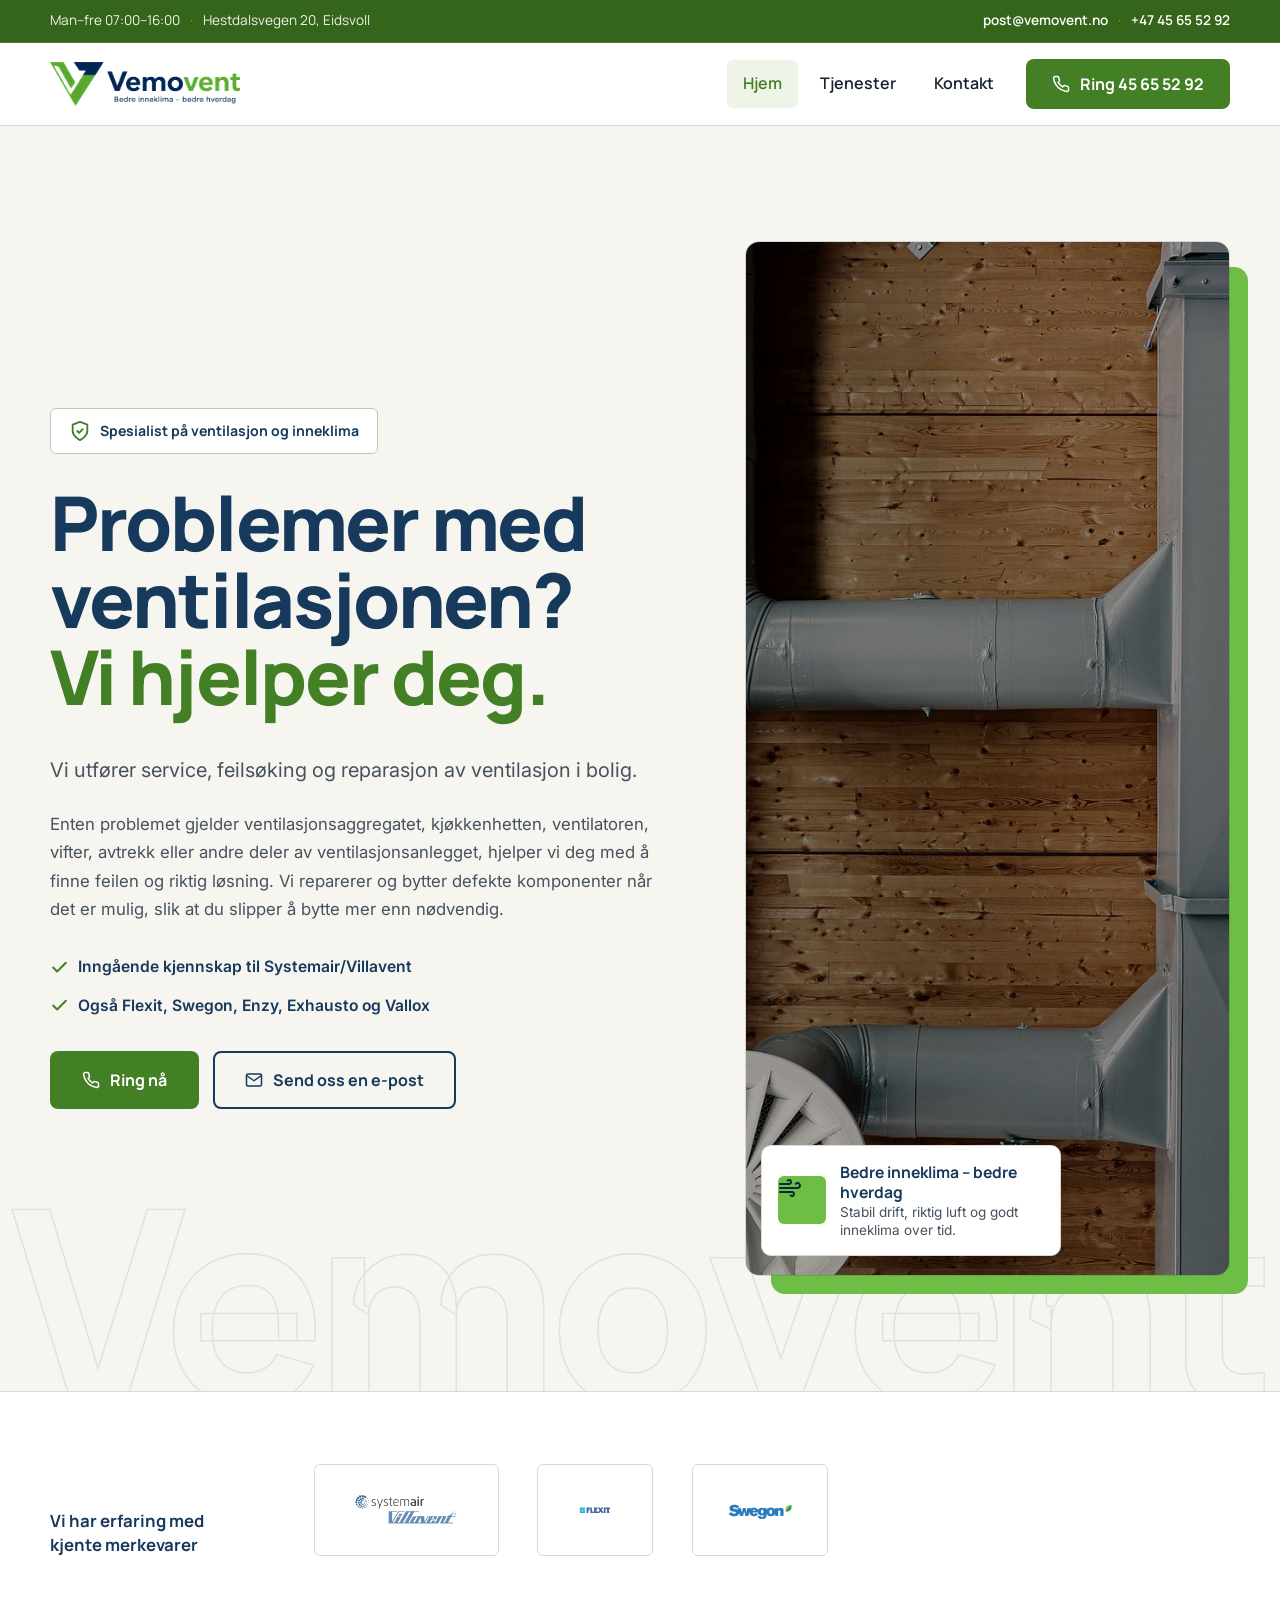
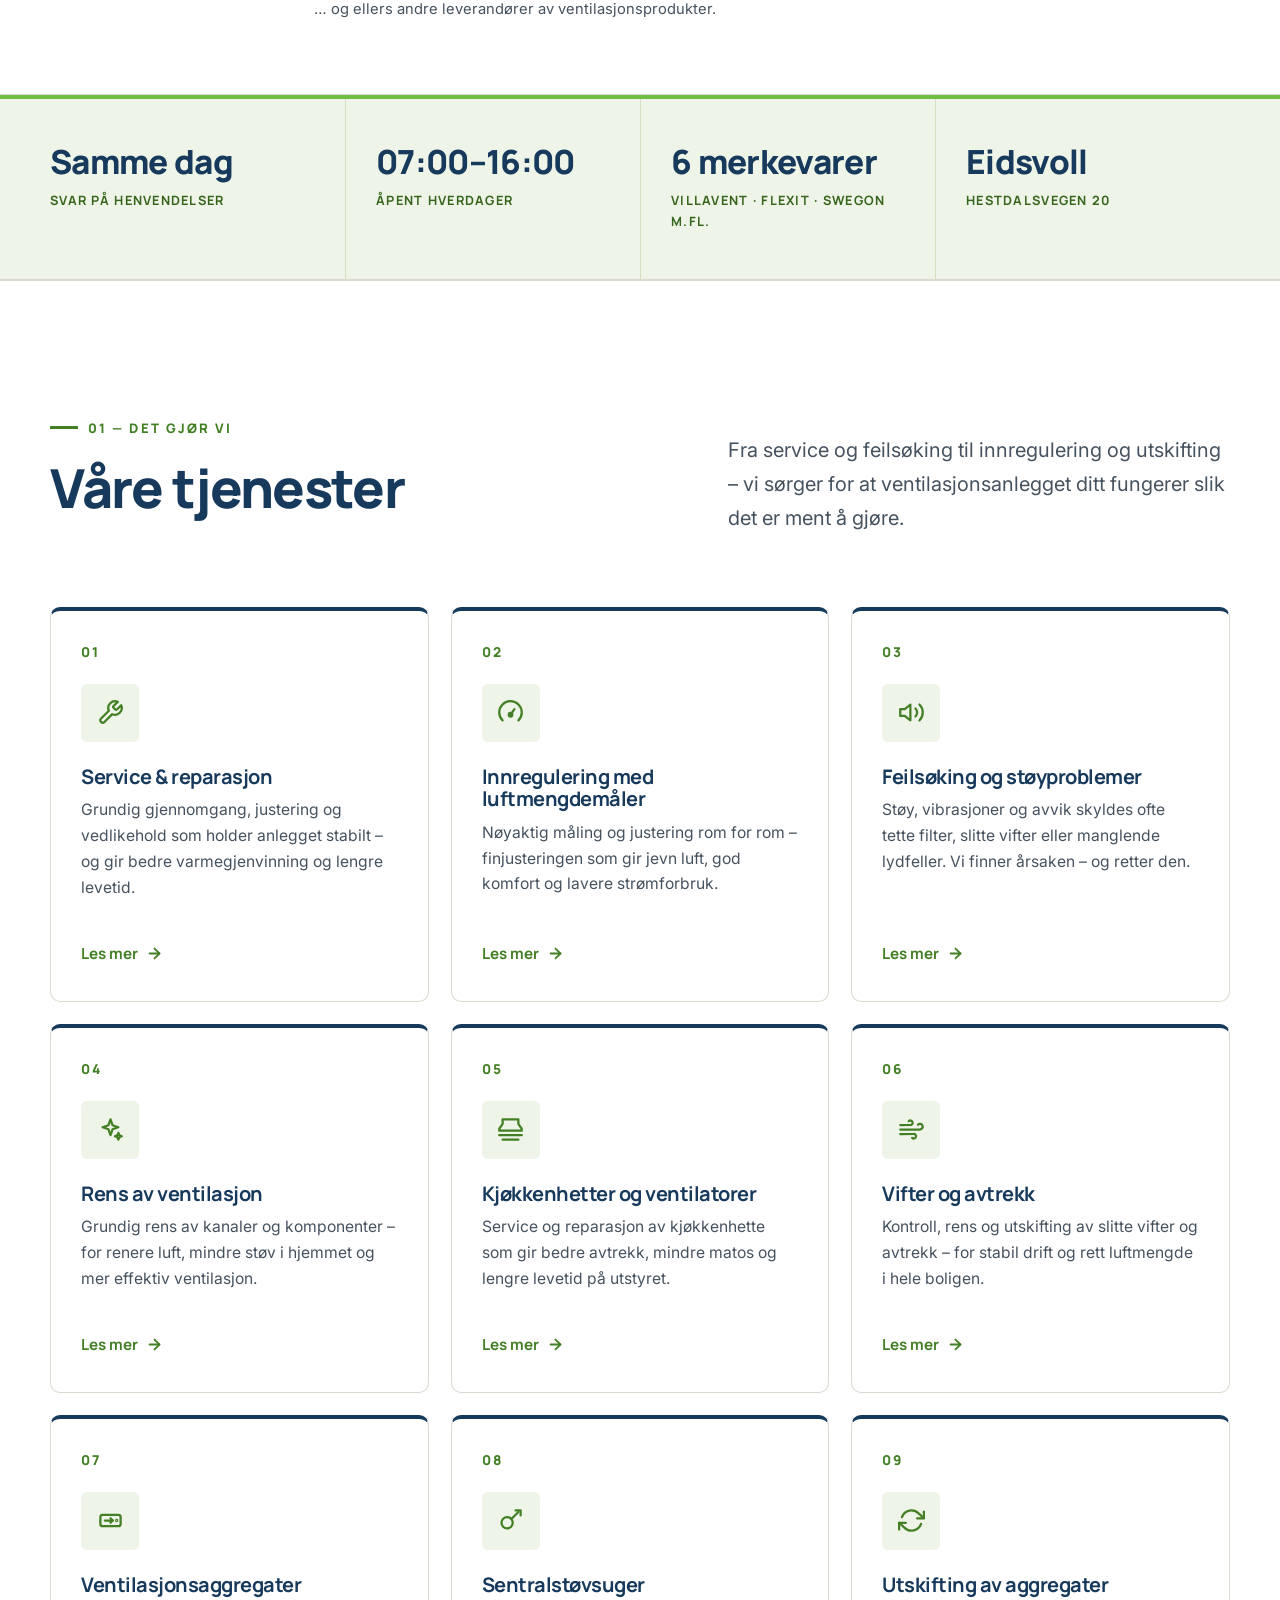
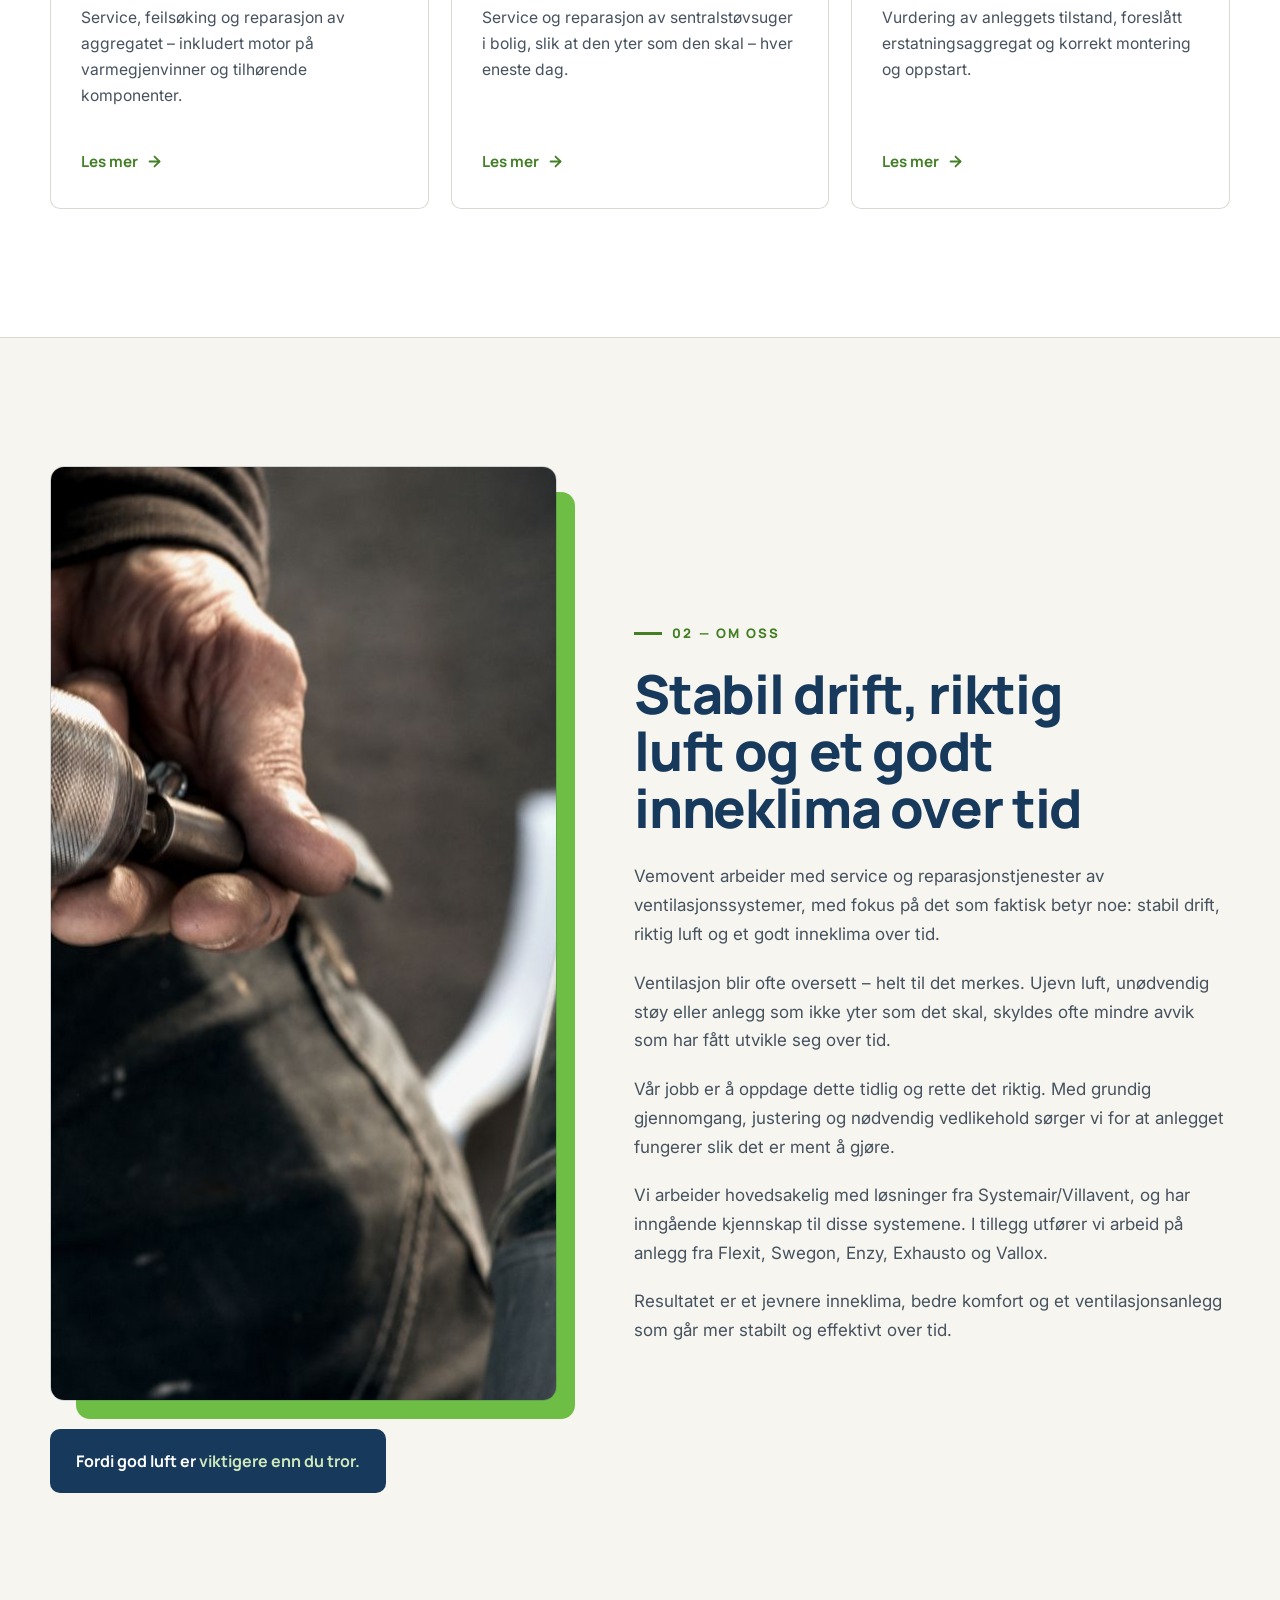
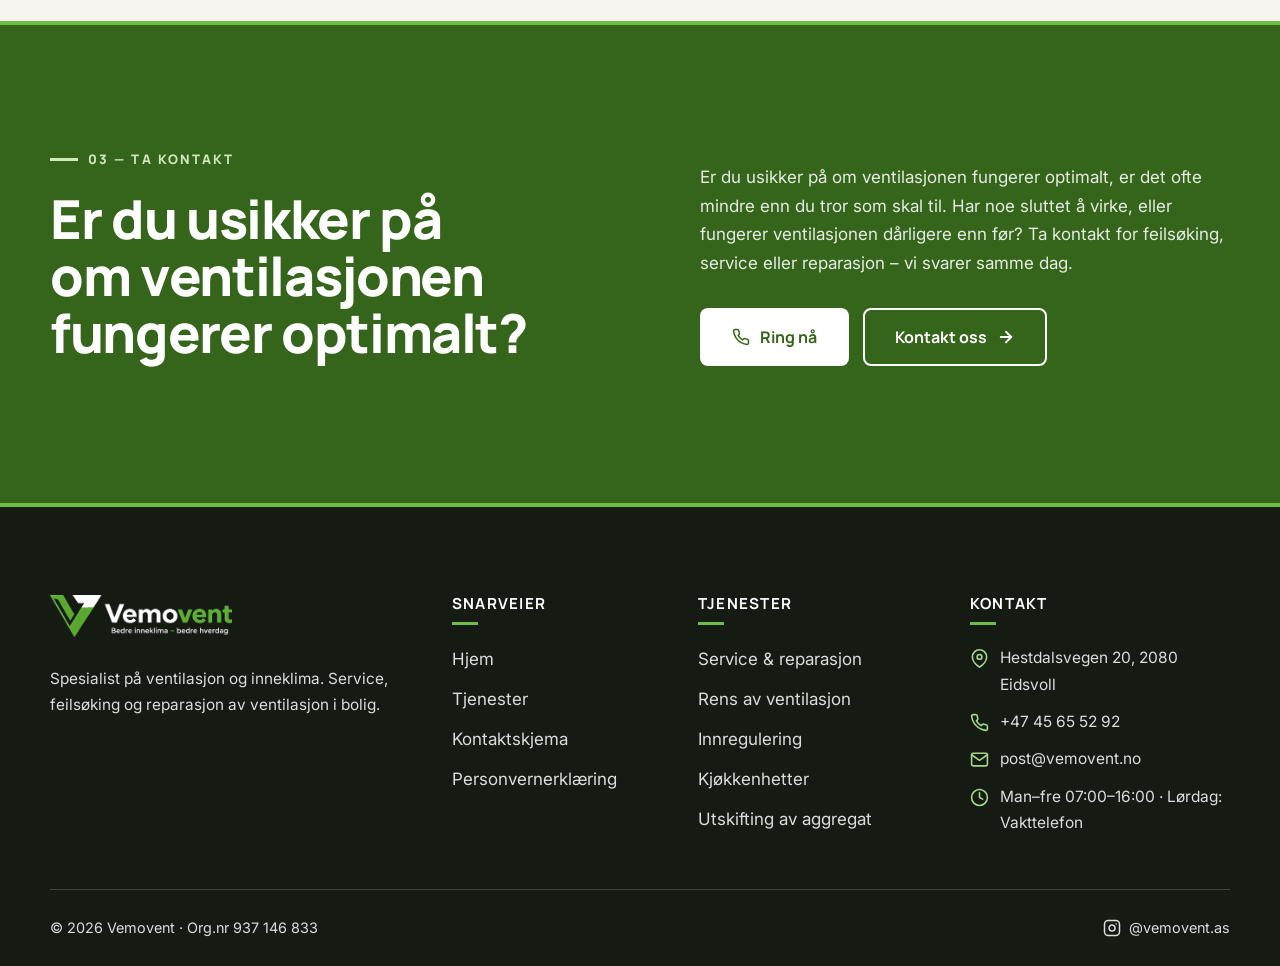
<file: index.html>
<!DOCTYPE html>
<html lang="nb">
<head>
  <meta charset="UTF-8">
  <meta name="viewport" content="width=device-width, initial-scale=1.0">
  <title>Vemovent | Spesialist på ventilasjon og inneklima</title>
  <meta name="description" content="Vi utfører service, feilsøking og reparasjon av ventilasjon i bolig. Spesialist på Systemair/Villavent, Flexit, Swegon m.fl. Ta kontakt for en vurdering.">
  <link rel="icon" type="image/png" href="img/favicon.png">
  <link rel="preconnect" href="https://fonts.googleapis.com">
  <link rel="preconnect" href="https://fonts.gstatic.com" crossorigin>
  <link href="https://fonts.googleapis.com/css2?family=Inter:wght@400;500;600&family=Manrope:wght@600;700;800&display=swap" rel="stylesheet">
  <link rel="stylesheet" href="css/style.css">
</head>
<body>

  <!-- ===== Top bar ===== -->
  <div class="topbar">
    <div class="container topbar__inner">
      <span class="topbar__group topbar__group--left">
        <span>Man–fre 07:00–16:00</span>
        <span class="sep">·</span>
        <span>Hestdalsvegen 20, Eidsvoll</span>
      </span>
      <span class="topbar__group">
        <a href="mailto:post@vemovent.no">post@vemovent.no</a>
        <span class="sep">·</span>
        <a href="tel:+4745655292">+47 45 65 52 92</a>
      </span>
    </div>
  </div>

  <!-- ===== Header ===== -->
  <header class="header">
    <div class="container header__inner">
      <a class="header__logo" href="index.html" aria-label="Vemovent – til forsiden">
        <img src="img/logo-small.png" alt="Vemovent – Bedre inneklima, bedre hverdag" width="240" height="56">
      </a>
      <nav class="nav" id="nav" aria-label="Hovedmeny">
        <a class="nav__link is-active" href="index.html">Hjem</a>
        <a class="nav__link" href="tjenester.html">Tjenester</a>
        <a class="nav__link" href="kontakt.html">Kontakt</a>
        <a class="btn btn--green header__cta" href="tel:+4745655292">
          <svg viewBox="0 0 24 24" fill="none" stroke="currentColor" stroke-width="2" stroke-linecap="round" stroke-linejoin="round" aria-hidden="true"><path d="M22 16.92v3a2 2 0 0 1-2.18 2 19.79 19.79 0 0 1-8.63-3.07 19.5 19.5 0 0 1-6-6 19.79 19.79 0 0 1-3.07-8.67A2 2 0 0 1 4.11 2h3a2 2 0 0 1 2 1.72 12.84 12.84 0 0 0 .7 2.81 2 2 0 0 1-.45 2.11L8.09 9.91a16 16 0 0 0 6 6l1.27-1.27a2 2 0 0 1 2.11-.45 12.84 12.84 0 0 0 2.81.7A2 2 0 0 1 22 16.92z"/></svg>
          Ring 45 65 52 92
        </a>
      </nav>
      <button class="burger" aria-label="Åpne meny" aria-expanded="false" aria-controls="nav">
        <span></span><span></span><span></span>
      </button>
    </div>
  </header>

  <main>

    <!-- ===== Hero ===== -->
    <section class="hero">
      <span class="hero__watermark" aria-hidden="true">Vemovent</span>
      <div class="container hero__inner">
        <div>
          <span class="hero__badge reveal">
            <svg viewBox="0 0 24 24" fill="none" stroke="currentColor" stroke-width="2" stroke-linecap="round" stroke-linejoin="round" aria-hidden="true"><path d="M12 22s8-4 8-10V5l-8-3-8 3v7c0 6 8 10 8 10z"/><polyline points="9 12 11 14 15 10"/></svg>
            Spesialist på ventilasjon og inneklima
          </span>
          <h1 class="reveal d1">Problemer med ventilasjonen?<br><em>Vi hjelper deg.</em></h1>
          <p class="lead reveal d2">Vi utfører service, feilsøking og reparasjon av ventilasjon i bolig.</p>
          <p class="hero__text reveal d3">Enten problemet gjelder ventilasjonsaggregatet, kjøkkenhetten, ventilatoren, vifter, avtrekk eller andre deler av ventilasjonsanlegget, hjelper vi deg med å finne feilen og riktig løsning. Vi reparerer og bytter defekte komponenter når det er mulig, slik at du slipper å bytte mer enn nødvendig.</p>
          <ul class="hero__points reveal d4">
            <li><svg viewBox="0 0 24 24" fill="none" stroke="currentColor" stroke-width="2.5" stroke-linecap="round" stroke-linejoin="round" aria-hidden="true"><polyline points="20 6 9 17 4 12"/></svg>Inngående kjennskap til Systemair/Villavent</li>
            <li><svg viewBox="0 0 24 24" fill="none" stroke="currentColor" stroke-width="2.5" stroke-linecap="round" stroke-linejoin="round" aria-hidden="true"><polyline points="20 6 9 17 4 12"/></svg>Også Flexit, Swegon, Enzy, Exhausto og Vallox</li>
          </ul>
          <div class="btn-row reveal d5">
            <a class="btn btn--green" href="tel:+4745655292">
              <svg viewBox="0 0 24 24" fill="none" stroke="currentColor" stroke-width="2" stroke-linecap="round" stroke-linejoin="round" aria-hidden="true"><path d="M22 16.92v3a2 2 0 0 1-2.18 2 19.79 19.79 0 0 1-8.63-3.07 19.5 19.5 0 0 1-6-6 19.79 19.79 0 0 1-3.07-8.67A2 2 0 0 1 4.11 2h3a2 2 0 0 1 2 1.72 12.84 12.84 0 0 0 .7 2.81 2 2 0 0 1-.45 2.11L8.09 9.91a16 16 0 0 0 6 6l1.27-1.27a2 2 0 0 1 2.11-.45 12.84 12.84 0 0 0 2.81.7A2 2 0 0 1 22 16.92z"/></svg>
              Ring nå
            </a>
            <a class="btn btn--ghost" href="mailto:post@vemovent.no?subject=Foresp%C3%B8rsel%20ventilasjon">
              <svg viewBox="0 0 24 24" fill="none" stroke="currentColor" stroke-width="2" stroke-linecap="round" stroke-linejoin="round" aria-hidden="true"><path d="M4 4h16c1.1 0 2 .9 2 2v12c0 1.1-.9 2-2 2H4c-1.1 0-2-.9-2-2V6c0-1.1.9-2 2-2z"/><polyline points="22,6 12,13 2,6"/></svg>
              Send oss en e-post
            </a>
          </div>
        </div>
        <div class="hero__media reveal d3">
          <img class="hero__img" src="img/hero.jpg" alt="Ventilasjonskanaler og aggregat montert i trevegg" width="900" height="1035">
          <div class="hero__card">
            <span class="hero__card-icon">
              <svg viewBox="0 0 24 24" fill="none" stroke="currentColor" stroke-width="2" stroke-linecap="round" stroke-linejoin="round" aria-hidden="true"><path d="M9.59 4.59A2 2 0 1 1 11 8H2"/><path d="M12.59 19.41A2 2 0 1 0 14 16H2"/><path d="M17.73 7.73A2.5 2.5 0 1 1 19.5 12H2"/></svg>
            </span>
            <span>
              <strong>Bedre inneklima – bedre hverdag</strong>
              <span>Stabil drift, riktig luft og godt inneklima over tid.</span>
            </span>
          </div>
        </div>
      </div>
    </section>

    <!-- ===== Brands ===== -->
    <section class="brands">
      <div class="container brands__inner">
        <p class="brands__title reveal">Vi har erfaring med kjente merkevarer</p>
        <div class="brands__row reveal d2">
          <span class="brands__item"><img src="img/brand-systemair.png" alt="Systemair / Villavent" loading="lazy"></span>
          <span class="brands__item"><img src="img/brand-flexit.png" alt="Flexit" loading="lazy"></span>
          <span class="brands__item"><img src="img/brand-swegon.png" alt="Swegon" loading="lazy"></span>
          <p class="brands__note">… og ellers andre leverandører av ventilasjonsprodukter.</p>
        </div>
      </div>
    </section>

    <!-- ===== Stats band ===== -->
    <section class="stats" aria-label="Nøkkelinformasjon">
      <div class="container stats__inner">
        <div class="stats__item reveal">
          <span class="stats__num">Samme dag</span>
          <span class="stats__lbl">Svar på henvendelser</span>
        </div>
        <div class="stats__item reveal d1">
          <span class="stats__num">07:00–16:00</span>
          <span class="stats__lbl">Åpent hverdager</span>
        </div>
        <div class="stats__item reveal d2">
          <span class="stats__num">6 merkevarer</span>
          <span class="stats__lbl">Villavent · Flexit · Swegon m.fl.</span>
        </div>
        <div class="stats__item reveal d3">
          <span class="stats__num">Eidsvoll</span>
          <span class="stats__lbl">Hestdalsvegen 20</span>
        </div>
      </div>
    </section>

    <!-- ===== Services ===== -->
    <section class="section section--white" id="tjenester">
      <div class="container">
        <div class="sec-head">
          <div class="reveal">
            <span class="eyebrow">01 — Det gjør vi</span>
            <h2>Våre tjenester</h2>
          </div>
          <p class="lead reveal d1">Fra service og feilsøking til innregulering og utskifting – vi sørger for at ventilasjonsanlegget ditt fungerer slik det er ment å gjøre.</p>
        </div>

        <div class="grid-3">
          <article class="card reveal">
            <span class="card__icon"><svg viewBox="0 0 24 24" fill="none" stroke="currentColor" stroke-width="2" stroke-linecap="round" stroke-linejoin="round" aria-hidden="true"><path d="M14.7 6.3a1 1 0 0 0 0 1.4l1.6 1.6a1 1 0 0 0 1.4 0l3.77-3.77a6 6 0 0 1-7.94 7.94l-6.91 6.91a2.12 2.12 0 0 1-3-3l6.91-6.91a6 6 0 0 1 7.94-7.94l-3.76 3.76z"/></svg></span>
            <h3>Service &amp; reparasjon</h3>
            <p>Grundig gjennomgang, justering og vedlikehold som holder anlegget stabilt – og gir bedre varmegjenvinning og lengre levetid.</p>
            <a class="card__link" href="tjenester.html">Les mer <svg viewBox="0 0 24 24" fill="none" stroke="currentColor" stroke-width="2.5" stroke-linecap="round" stroke-linejoin="round" aria-hidden="true"><line x1="5" y1="12" x2="19" y2="12"/><polyline points="12 5 19 12 12 19"/></svg></a>
          </article>

          <article class="card reveal d1">
            <span class="card__icon"><svg viewBox="0 0 24 24" fill="none" stroke="currentColor" stroke-width="2" stroke-linecap="round" stroke-linejoin="round" aria-hidden="true"><path d="M4.9 19a10 10 0 1 1 14.2 0"/><path d="M12 14l3.5-5"/><circle cx="12" cy="14" r="1.6"/></svg></span>
            <h3>Innregulering med luftmengdemåler</h3>
            <p>Nøyaktig måling og justering rom for rom – finjusteringen som gir jevn luft, god komfort og lavere strømforbruk.</p>
            <a class="card__link" href="tjenester.html">Les mer <svg viewBox="0 0 24 24" fill="none" stroke="currentColor" stroke-width="2.5" stroke-linecap="round" stroke-linejoin="round" aria-hidden="true"><line x1="5" y1="12" x2="19" y2="12"/><polyline points="12 5 19 12 12 19"/></svg></a>
          </article>

          <article class="card reveal d2">
            <span class="card__icon"><svg viewBox="0 0 24 24" fill="none" stroke="currentColor" stroke-width="2" stroke-linecap="round" stroke-linejoin="round" aria-hidden="true"><polygon points="11 5 6 9 2 9 2 15 6 15 11 19 11 5"/><path d="M15.54 8.46a5 5 0 0 1 0 7.07"/><path d="M19.07 4.93a10 10 0 0 1 0 14.14"/></svg></span>
            <h3>Feilsøking og støyproblemer</h3>
            <p>Støy, vibrasjoner og avvik skyldes ofte tette filter, slitte vifter eller manglende lydfeller. Vi finner årsaken – og retter den.</p>
            <a class="card__link" href="tjenester.html">Les mer <svg viewBox="0 0 24 24" fill="none" stroke="currentColor" stroke-width="2.5" stroke-linecap="round" stroke-linejoin="round" aria-hidden="true"><line x1="5" y1="12" x2="19" y2="12"/><polyline points="12 5 19 12 12 19"/></svg></a>
          </article>

          <article class="card reveal">
            <span class="card__icon"><svg viewBox="0 0 24 24" fill="none" stroke="currentColor" stroke-width="2" stroke-linecap="round" stroke-linejoin="round" aria-hidden="true"><path d="M12 3l1.8 5.2L19 10l-5.2 1.8L12 17l-1.8-5.2L5 10l5.2-1.8z"/><path d="M19 15l.9 2.1L22 18l-2.1.9L19 21l-.9-2.1L16 18l2.1-.9z"/></svg></span>
            <h3>Rens av ventilasjon</h3>
            <p>Grundig rens av kanaler og komponenter – for renere luft, mindre støv i hjemmet og mer effektiv ventilasjon.</p>
            <a class="card__link" href="tjenester.html">Les mer <svg viewBox="0 0 24 24" fill="none" stroke="currentColor" stroke-width="2.5" stroke-linecap="round" stroke-linejoin="round" aria-hidden="true"><line x1="5" y1="12" x2="19" y2="12"/><polyline points="12 5 19 12 12 19"/></svg></a>
          </article>

          <article class="card reveal d1">
            <span class="card__icon"><svg viewBox="0 0 24 24" fill="none" stroke="currentColor" stroke-width="2" stroke-linecap="round" stroke-linejoin="round" aria-hidden="true"><path d="M5 3h14v4l2.4 3.6a2 2 0 0 1 .6 1.1V13H2v-1.3a2 2 0 0 1 .6-1.1L5 7z"/><line x1="2" y1="17" x2="22" y2="17"/><line x1="5" y1="21" x2="19" y2="21"/></svg></span>
            <h3>Kjøkkenhetter og ventilatorer</h3>
            <p>Service og reparasjon av kjøkkenhette som gir bedre avtrekk, mindre matos og lengre levetid på utstyret.</p>
            <a class="card__link" href="tjenester.html">Les mer <svg viewBox="0 0 24 24" fill="none" stroke="currentColor" stroke-width="2.5" stroke-linecap="round" stroke-linejoin="round" aria-hidden="true"><line x1="5" y1="12" x2="19" y2="12"/><polyline points="12 5 19 12 12 19"/></svg></a>
          </article>

          <article class="card reveal d2">
            <span class="card__icon"><svg viewBox="0 0 24 24" fill="none" stroke="currentColor" stroke-width="2" stroke-linecap="round" stroke-linejoin="round" aria-hidden="true"><path d="M9.59 4.59A2 2 0 1 1 11 8H2"/><path d="M12.59 19.41A2 2 0 1 0 14 16H2"/><path d="M17.73 7.73A2.5 2.5 0 1 1 19.5 12H2"/></svg></span>
            <h3>Vifter og avtrekk</h3>
            <p>Kontroll, rens og utskifting av slitte vifter og avtrekk – for stabil drift og rett luftmengde i hele boligen.</p>
            <a class="card__link" href="tjenester.html">Les mer <svg viewBox="0 0 24 24" fill="none" stroke="currentColor" stroke-width="2.5" stroke-linecap="round" stroke-linejoin="round" aria-hidden="true"><line x1="5" y1="12" x2="19" y2="12"/><polyline points="12 5 19 12 12 19"/></svg></a>
          </article>

          <article class="card reveal">
            <span class="card__icon"><svg viewBox="0 0 24 24" fill="none" stroke="currentColor" stroke-width="2" stroke-linecap="round" stroke-linejoin="round" aria-hidden="true"><rect x="3" y="7" width="18" height="10" rx="2"/><path d="M7 12h7"/><polyline points="12 10 14 12 12 14"/><circle cx="17.5" cy="12" r="0.5"/></svg></span>
            <h3>Ventilasjonsaggregater</h3>
            <p>Service, feilsøking og reparasjon av aggregatet – inkludert motor på varmegjenvinner og tilhørende komponenter.</p>
            <a class="card__link" href="tjenester.html">Les mer <svg viewBox="0 0 24 24" fill="none" stroke="currentColor" stroke-width="2.5" stroke-linecap="round" stroke-linejoin="round" aria-hidden="true"><line x1="5" y1="12" x2="19" y2="12"/><polyline points="12 5 19 12 12 19"/></svg></a>
          </article>

          <article class="card reveal d1">
            <span class="card__icon"><svg viewBox="0 0 24 24" fill="none" stroke="currentColor" stroke-width="2" stroke-linecap="round" stroke-linejoin="round" aria-hidden="true"><circle cx="9" cy="14" r="5"/><path d="M12.8 10.6L19 4.4"/><path d="M16.5 3H21v4.5"/></svg></span>
            <h3>Sentralstøvsuger</h3>
            <p>Service og reparasjon av sentralstøvsuger i bolig, slik at den yter som den skal – hver eneste dag.</p>
            <a class="card__link" href="tjenester.html">Les mer <svg viewBox="0 0 24 24" fill="none" stroke="currentColor" stroke-width="2.5" stroke-linecap="round" stroke-linejoin="round" aria-hidden="true"><line x1="5" y1="12" x2="19" y2="12"/><polyline points="12 5 19 12 12 19"/></svg></a>
          </article>

          <article class="card reveal d2">
            <span class="card__icon"><svg viewBox="0 0 24 24" fill="none" stroke="currentColor" stroke-width="2" stroke-linecap="round" stroke-linejoin="round" aria-hidden="true"><polyline points="23 4 23 10 17 10"/><polyline points="1 20 1 14 7 14"/><path d="M3.51 9a9 9 0 0 1 14.85-3.36L23 10"/><path d="M20.49 15a9 9 0 0 1-14.85 3.36L1 14"/></svg></span>
            <h3>Utskifting av aggregater</h3>
            <p>Vurdering av anleggets tilstand, foreslått erstatningsaggregat og korrekt montering og oppstart.</p>
            <a class="card__link" href="tjenester.html">Les mer <svg viewBox="0 0 24 24" fill="none" stroke="currentColor" stroke-width="2.5" stroke-linecap="round" stroke-linejoin="round" aria-hidden="true"><line x1="5" y1="12" x2="19" y2="12"/><polyline points="12 5 19 12 12 19"/></svg></a>
          </article>
        </div>
      </div>
    </section>

    <!-- ===== About ===== -->
    <section class="section section--paper">
      <div class="container split">
        <div class="split__media reveal">
          <div class="split__frame">
            <img class="split__img" src="img/work.jpg" alt="Fagmann i arbeid med ventilasjonskanal" loading="lazy" width="1400" height="935">
          </div>
          <p class="split__quote">Fordi god luft er <span>viktigere enn du tror.</span></p>
        </div>
        <div class="split__body">
          <span class="eyebrow reveal">02 — Om oss</span>
          <h2 class="reveal d1">Stabil drift, riktig luft og et godt inneklima over tid</h2>
          <p class="reveal d2">Vemovent arbeider med service og reparasjonstjenester av ventilasjonssystemer, med fokus på det som faktisk betyr noe: stabil drift, riktig luft og et godt inneklima over tid.</p>
          <p class="reveal d3">Ventilasjon blir ofte oversett – helt til det merkes. Ujevn luft, unødvendig støy eller anlegg som ikke yter som det skal, skyldes ofte mindre avvik som har fått utvikle seg over tid.</p>
          <p class="reveal d4">Vår jobb er å oppdage dette tidlig og rette det riktig. Med grundig gjennomgang, justering og nødvendig vedlikehold sørger vi for at anlegget fungerer slik det er ment å gjøre.</p>
          <p class="reveal d5">Vi arbeider hovedsakelig med løsninger fra Systemair/Villavent, og har inngående kjennskap til disse systemene. I tillegg utfører vi arbeid på anlegg fra Flexit, Swegon, Enzy, Exhausto og Vallox.</p>
          <p class="reveal d6">Resultatet er et jevnere inneklima, bedre komfort og et ventilasjonsanlegg som går mer stabilt og effektivt over tid.</p>
        </div>
      </div>
    </section>

    <!-- ===== CTA (full-bleed) ===== -->
    <section class="cta-band">
      <div class="container cta-band__inner">
        <div class="reveal">
          <span class="eyebrow eyebrow--light">03 — Ta kontakt</span>
          <h2>Er du usikker på om ventilasjonen fungerer optimalt?</h2>
        </div>
        <div class="reveal d1">
          <p>Er du usikker på om ventilasjonen fungerer optimalt, er det ofte mindre enn du tror som skal til. Har noe sluttet å virke, eller fungerer ventilasjonen dårligere enn før? Ta kontakt for feilsøking, service eller reparasjon – vi svarer samme dag.</p>
          <div class="btn-row">
            <a class="btn btn--green" href="tel:+4745655292">
              <svg viewBox="0 0 24 24" fill="none" stroke="currentColor" stroke-width="2" stroke-linecap="round" stroke-linejoin="round" aria-hidden="true"><path d="M22 16.92v3a2 2 0 0 1-2.18 2 19.79 19.79 0 0 1-8.63-3.07 19.5 19.5 0 0 1-6-6 19.79 19.79 0 0 1-3.07-8.67A2 2 0 0 1 4.11 2h3a2 2 0 0 1 2 1.72 12.84 12.84 0 0 0 .7 2.81 2 2 0 0 1-.45 2.11L8.09 9.91a16 16 0 0 0 6 6l1.27-1.27a2 2 0 0 1 2.11-.45 12.84 12.84 0 0 0 2.81.7A2 2 0 0 1 22 16.92z"/></svg>
              Ring nå
            </a>
            <a class="btn btn--ghost-light" href="kontakt.html">
              Kontakt oss
              <svg viewBox="0 0 24 24" fill="none" stroke="currentColor" stroke-width="2.5" stroke-linecap="round" stroke-linejoin="round" aria-hidden="true"><line x1="5" y1="12" x2="19" y2="12"/><polyline points="12 5 19 12 12 19"/></svg>
            </a>
          </div>
        </div>
      </div>
    </section>

  </main>

  <!-- ===== Footer ===== -->
  <footer class="footer">
    <div class="container">
      <div class="footer__top">
        <div>
          <a class="footer__logo" href="index.html">
            <img src="img/logo-white.png" alt="Vemovent – Bedre inneklima, bedre hverdag" loading="lazy" width="210" height="49">
          </a>
          <p class="footer__tagline">Spesialist på ventilasjon og inneklima. Service, feilsøking og reparasjon av ventilasjon i bolig.</p>
        </div>
        <div>
          <h4>Snarveier</h4>
          <ul>
            <li><a href="index.html">Hjem</a></li>
            <li><a href="tjenester.html">Tjenester</a></li>
            <li><a href="kontakt.html#skjema">Kontaktskjema</a></li>
            <li><a href="personvern.html">Personvernerklæring</a></li>
          </ul>
        </div>
        <div>
          <h4>Tjenester</h4>
          <ul>
            <li><a href="tjenester.html#service">Service &amp; reparasjon</a></li>
            <li><a href="tjenester.html#rens">Rens av ventilasjon</a></li>
            <li><a href="tjenester.html#innregulering">Innregulering</a></li>
            <li><a href="tjenester.html#kjokkenhetter">Kjøkkenhetter</a></li>
            <li><a href="tjenester.html#utskifting">Utskifting av aggregat</a></li>
          </ul>
        </div>
        <div>
          <h4>Kontakt</h4>
          <ul class="footer__contact">
            <li>
              <svg viewBox="0 0 24 24" fill="none" stroke="currentColor" stroke-width="2" stroke-linecap="round" stroke-linejoin="round" aria-hidden="true"><path d="M21 10c0 7-9 13-9 13s-9-6-9-13a9 9 0 0 1 18 0z"/><circle cx="12" cy="10" r="3"/></svg>
              Hestdalsvegen 20, 2080 Eidsvoll
            </li>
            <li>
              <svg viewBox="0 0 24 24" fill="none" stroke="currentColor" stroke-width="2" stroke-linecap="round" stroke-linejoin="round" aria-hidden="true"><path d="M22 16.92v3a2 2 0 0 1-2.18 2 19.79 19.79 0 0 1-8.63-3.07 19.5 19.5 0 0 1-6-6 19.79 19.79 0 0 1-3.07-8.67A2 2 0 0 1 4.11 2h3a2 2 0 0 1 2 1.72 12.84 12.84 0 0 0 .7 2.81 2 2 0 0 1-.45 2.11L8.09 9.91a16 16 0 0 0 6 6l1.27-1.27a2 2 0 0 1 2.11-.45 12.84 12.84 0 0 0 2.81.7A2 2 0 0 1 22 16.92z"/></svg>
              <a href="tel:+4745655292">+47 45 65 52 92</a>
            </li>
            <li>
              <svg viewBox="0 0 24 24" fill="none" stroke="currentColor" stroke-width="2" stroke-linecap="round" stroke-linejoin="round" aria-hidden="true"><path d="M4 4h16c1.1 0 2 .9 2 2v12c0 1.1-.9 2-2 2H4c-1.1 0-2-.9-2-2V6c0-1.1.9-2 2-2z"/><polyline points="22,6 12,13 2,6"/></svg>
              <a href="mailto:post@vemovent.no">post@vemovent.no</a>
            </li>
            <li>
              <svg viewBox="0 0 24 24" fill="none" stroke="currentColor" stroke-width="2" stroke-linecap="round" stroke-linejoin="round" aria-hidden="true"><circle cx="12" cy="12" r="10"/><polyline points="12 6 12 12 16 14"/></svg>
              Man–fre 07:00–16:00 · Lørdag: Vakttelefon
            </li>
          </ul>
        </div>
      </div>
      <div class="footer__bottom">
        <span>© <span id="year">2025</span> Vemovent · Org.nr 937 146 833</span>
        <a href="https://www.instagram.com/vemovent.as/" target="_blank" rel="noopener">
          <svg viewBox="0 0 24 24" fill="none" stroke="currentColor" stroke-width="2" stroke-linecap="round" stroke-linejoin="round" aria-hidden="true"><rect x="2" y="2" width="20" height="20" rx="5"/><path d="M16 11.37a4 4 0 1 1-7.914 1.174A4 4 0 0 1 16 11.37z"/><line x1="17.5" y1="6.5" x2="17.51" y2="6.5"/></svg>
          @vemovent.as
        </a>
      </div>
    </div>
  </footer>

  <script src="js/main.js" defer></script>
</body>
</html>
</file>
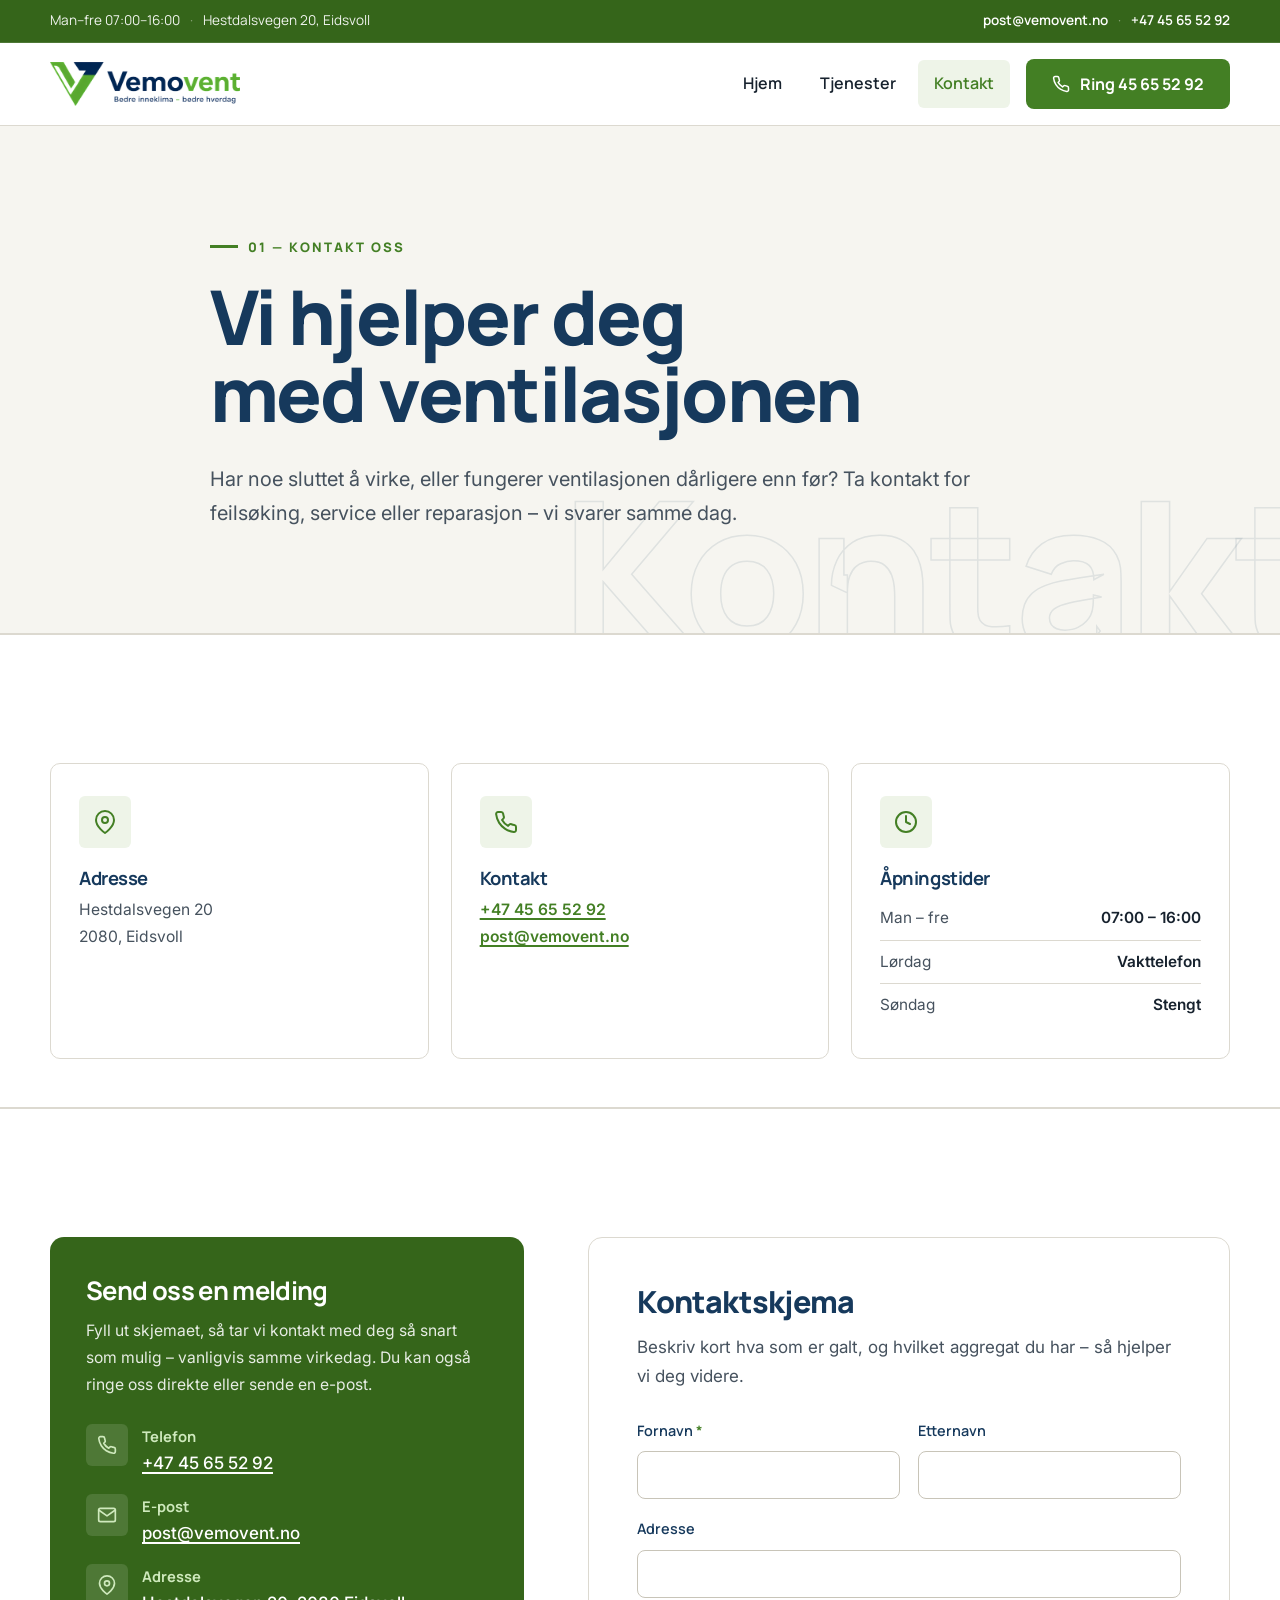
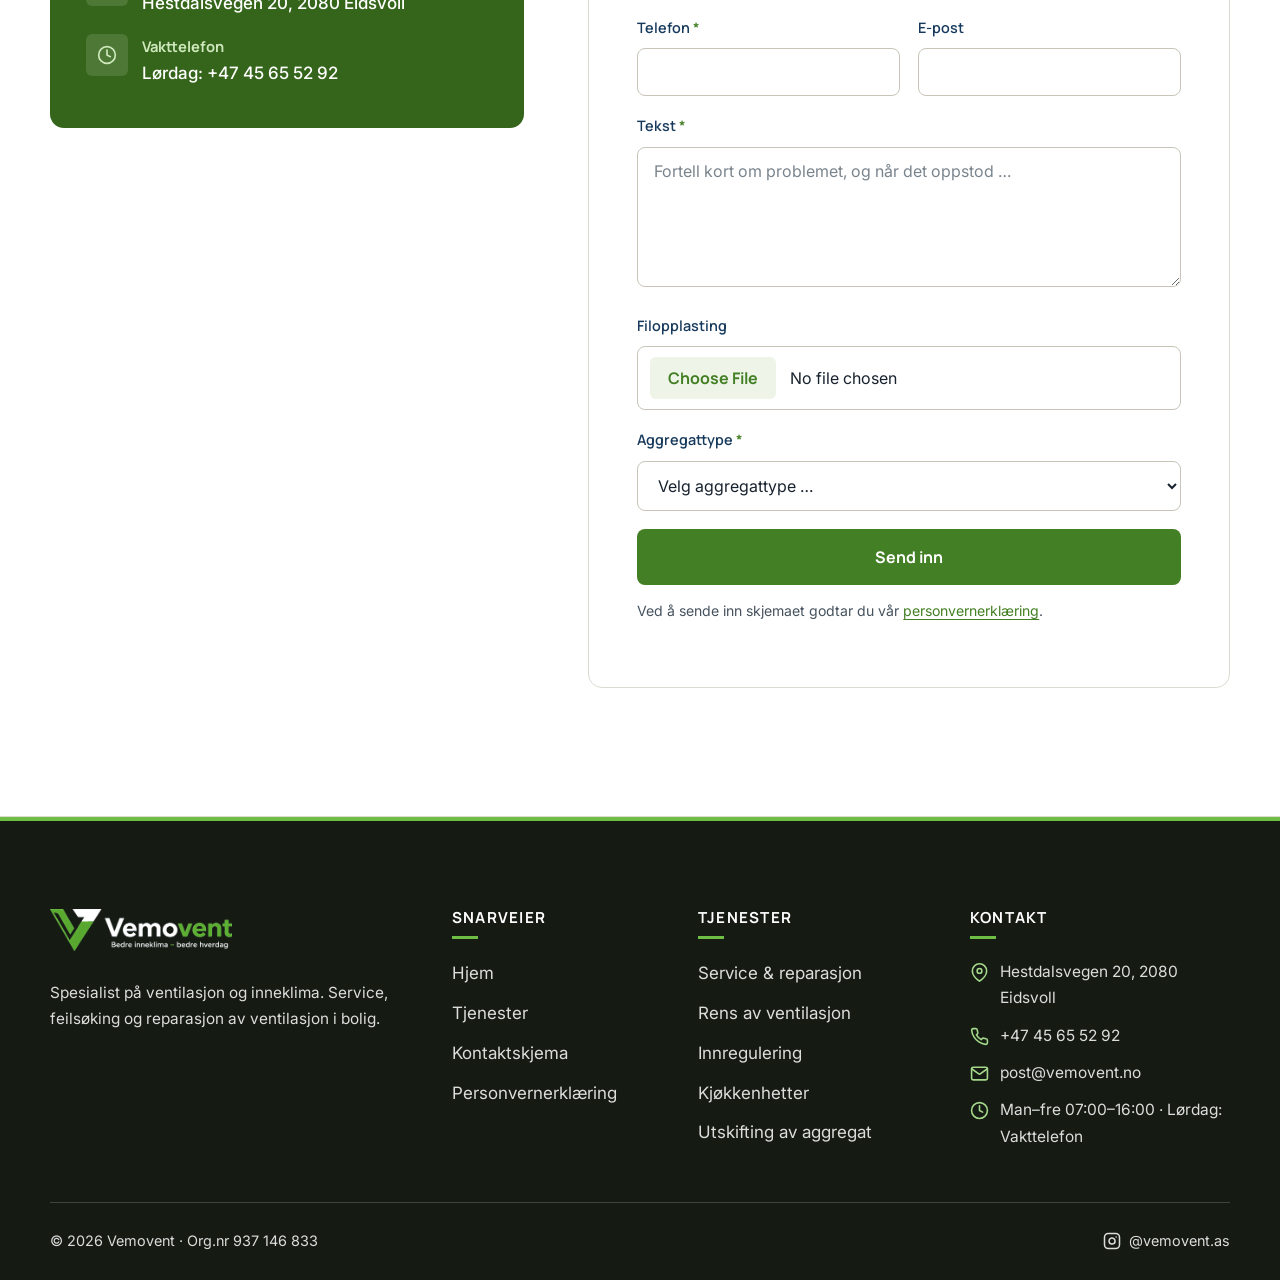
<file: kontakt.html>
<!DOCTYPE html>
<html lang="nb">
<head>
  <meta charset="UTF-8">
  <meta name="viewport" content="width=device-width, initial-scale=1.0">
  <title>Kontakt oss | Vemovent – Ventilasjon i bolig</title>
  <meta name="description" content="Kontakt Vemovent for service, feilsøking og reparasjon av ventilasjon i bolig. Ring +47 45 65 52 92 eller send en forespørsel – vi svarer samme dag.">
  <link rel="icon" type="image/png" href="img/favicon.png">
  <link rel="preconnect" href="https://fonts.googleapis.com">
  <link rel="preconnect" href="https://fonts.gstatic.com" crossorigin>
  <link href="https://fonts.googleapis.com/css2?family=Inter:wght@400;500;600&family=Manrope:wght@600;700;800&display=swap" rel="stylesheet">
  <link rel="stylesheet" href="css/style.css">
</head>
<body>

  <!-- ===== Top bar ===== -->
  <div class="topbar">
    <div class="container topbar__inner">
      <span class="topbar__group topbar__group--left">
        <span>Man–fre 07:00–16:00</span>
        <span class="sep">·</span>
        <span>Hestdalsvegen 20, Eidsvoll</span>
      </span>
      <span class="topbar__group">
        <a href="mailto:post@vemovent.no">post@vemovent.no</a>
        <span class="sep">·</span>
        <a href="tel:+4745655292">+47 45 65 52 92</a>
      </span>
    </div>
  </div>


  <!-- ===== Header ===== -->
  <header class="header">
    <div class="container header__inner">
      <a class="header__logo" href="index.html" aria-label="Vemovent – til forsiden">
        <img src="img/logo-small.png" alt="Vemovent – Bedre inneklima, bedre hverdag" width="240" height="56">
      </a>
      <nav class="nav" id="nav" aria-label="Hovedmeny">
        <a class="nav__link" href="index.html">Hjem</a>
        <a class="nav__link" href="tjenester.html">Tjenester</a>
        <a class="nav__link is-active" href="kontakt.html">Kontakt</a>
        <a class="btn btn--green header__cta" href="tel:+4745655292">
          <svg viewBox="0 0 24 24" fill="none" stroke="currentColor" stroke-width="2" stroke-linecap="round" stroke-linejoin="round" aria-hidden="true"><path d="M22 16.92v3a2 2 0 0 1-2.18 2 19.79 19.79 0 0 1-8.63-3.07 19.5 19.5 0 0 1-6-6 19.79 19.79 0 0 1-3.07-8.67A2 2 0 0 1 4.11 2h3a2 2 0 0 1 2 1.72 12.84 12.84 0 0 0 .7 2.81 2 2 0 0 1-.45 2.11L8.09 9.91a16 16 0 0 0 6 6l1.27-1.27a2 2 0 0 1 2.11-.45 12.84 12.84 0 0 0 2.81.7A2 2 0 0 1 22 16.92z"/></svg>
          Ring 45 65 52 92
        </a>
      </nav>
      <button class="burger" aria-label="Åpne meny" aria-expanded="false" aria-controls="nav">
        <span></span><span></span><span></span>
      </button>
    </div>
  </header>

  <main>

    <!-- ===== Page hero ===== -->
    <section class="pagehero">
      <span class="pagehero__watermark" aria-hidden="true">Kontakt</span>
      <div class="container pagehero__inner">
        <span class="eyebrow reveal">01 — Kontakt oss</span>
        <h1 class="reveal d1">Vi hjelper deg med ventilasjonen</h1>
        <p class="lead reveal d2">Har noe sluttet å virke, eller fungerer ventilasjonen dårligere enn før? Ta kontakt for feilsøking, service eller reparasjon – vi svarer samme dag.</p>
      </div>
    </section>

    <!-- ===== Info cards ===== -->
    <section class="section section--white" style="padding-bottom: 0;">
      <div class="container">
        <div class="info-grid">
          <div class="info-card reveal">
            <span class="info-card__icon">
              <svg viewBox="0 0 24 24" fill="none" stroke="currentColor" stroke-width="2" stroke-linecap="round" stroke-linejoin="round" aria-hidden="true"><path d="M21 10c0 7-9 13-9 13s-9-6-9-13a9 9 0 0 1 18 0z"/><circle cx="12" cy="10" r="3"/></svg>
            </span>
            <h3>Adresse</h3>
            <p>Hestdalsvegen 20<br>2080, Eidsvoll</p>
          </div>

          <div class="info-card reveal d1">
            <span class="info-card__icon">
              <svg viewBox="0 0 24 24" fill="none" stroke="currentColor" stroke-width="2" stroke-linecap="round" stroke-linejoin="round" aria-hidden="true"><path d="M22 16.92v3a2 2 0 0 1-2.18 2 19.79 19.79 0 0 1-8.63-3.07 19.5 19.5 0 0 1-6-6 19.79 19.79 0 0 1-3.07-8.67A2 2 0 0 1 4.11 2h3a2 2 0 0 1 2 1.72 12.84 12.84 0 0 0 .7 2.81 2 2 0 0 1-.45 2.11L8.09 9.91a16 16 0 0 0 6 6l1.27-1.27a2 2 0 0 1 2.11-.45 12.84 12.84 0 0 0 2.81.7A2 2 0 0 1 22 16.92z"/></svg>
            </span>
            <h3>Kontakt</h3>
            <p><a href="tel:+4745655292">+47 45 65 52 92</a><br><a href="mailto:post@vemovent.no">post@vemovent.no</a></p>
          </div>

          <div class="info-card reveal d2">
            <span class="info-card__icon">
              <svg viewBox="0 0 24 24" fill="none" stroke="currentColor" stroke-width="2" stroke-linecap="round" stroke-linejoin="round" aria-hidden="true"><circle cx="12" cy="12" r="10"/><polyline points="12 6 12 12 16 14"/></svg>
            </span>
            <h3>Åpningstider</h3>
            <table class="hours">
              <tr><td>Man – fre</td><td>07:00 – 16:00</td></tr>
              <tr><td>Lørdag</td><td>Vakttelefon</td></tr>
              <tr><td>Søndag</td><td>Stengt</td></tr>
            </table>
          </div>
        </div>
      </div>
    </section>

    <!-- ===== Contact form ===== -->
    <section class="section section--white" id="skjema">
      <div class="container contact-wrap">
        <aside class="contact-aside reveal">
          <div class="contact-aside__card">
            <h3>Send oss en melding</h3>
            <p>Fyll ut skjemaet, så tar vi kontakt med deg så snart som mulig – vanligvis samme virkedag. Du kan også ringe oss direkte eller sende en e-post.</p>
            <ul class="contact-list">
              <li>
                <span class="ico">
                  <svg viewBox="0 0 24 24" fill="none" stroke="currentColor" stroke-width="2" stroke-linecap="round" stroke-linejoin="round" aria-hidden="true"><path d="M22 16.92v3a2 2 0 0 1-2.18 2 19.79 19.79 0 0 1-8.63-3.07 19.5 19.5 0 0 1-6-6 19.79 19.79 0 0 1-3.07-8.67A2 2 0 0 1 4.11 2h3a2 2 0 0 1 2 1.72 12.84 12.84 0 0 0 .7 2.81 2 2 0 0 1-.45 2.11L8.09 9.91a16 16 0 0 0 6 6l1.27-1.27a2 2 0 0 1 2.11-.45 12.84 12.84 0 0 0 2.81.7A2 2 0 0 1 22 16.92z"/></svg>
                </span>
                <span>
                  <strong>Telefon</strong>
                  <a href="tel:+4745655292">+47 45 65 52 92</a>
                </span>
              </li>
              <li>
                <span class="ico">
                  <svg viewBox="0 0 24 24" fill="none" stroke="currentColor" stroke-width="2" stroke-linecap="round" stroke-linejoin="round" aria-hidden="true"><path d="M4 4h16c1.1 0 2 .9 2 2v12c0 1.1-.9 2-2 2H4c-1.1 0-2-.9-2-2V6c0-1.1.9-2 2-2z"/><polyline points="22,6 12,13 2,6"/></svg>
                </span>
                <span>
                  <strong>E-post</strong>
                  <a href="mailto:post@vemovent.no">post@vemovent.no</a>
                </span>
              </li>
              <li>
                <span class="ico">
                  <svg viewBox="0 0 24 24" fill="none" stroke="currentColor" stroke-width="2" stroke-linecap="round" stroke-linejoin="round" aria-hidden="true"><path d="M21 10c0 7-9 13-9 13s-9-6-9-13a9 9 0 0 1 18 0z"/><circle cx="12" cy="10" r="3"/></svg>
                </span>
                <span>
                  <strong>Adresse</strong>
                  <span class="txt">Hestdalsvegen 20, 2080 Eidsvoll</span>
                </span>
              </li>
              <li>
                <span class="ico">
                  <svg viewBox="0 0 24 24" fill="none" stroke="currentColor" stroke-width="2" stroke-linecap="round" stroke-linejoin="round" aria-hidden="true"><circle cx="12" cy="12" r="10"/><polyline points="12 6 12 12 16 14"/></svg>
                </span>
                <span>
                  <strong>Vakttelefon</strong>
                  <span class="txt">Lørdag: +47 45 65 52 92</span>
                </span>
              </li>
            </ul>
          </div>
        </aside>

        <div class="form-card reveal d2">
          <h2 style="font-size: clamp(1.5rem, 2.4vw, 1.9rem);">Kontaktskjema</h2>
          <p style="color: var(--muted); margin-bottom: 28px;">Beskriv kort hva som er galt, og hvilket aggregat du har – så hjelper vi deg videre.</p>

          <form id="contact-form" action="php/send.php" method="post" enctype="multipart/form-data" novalidate>
            <div class="form-grid">
              <div class="field">
                <label for="fornavn">Fornavn <span class="req">*</span></label>
                <input type="text" id="fornavn" name="fornavn" required autocomplete="given-name">
              </div>
              <div class="field">
                <label for="etternavn">Etternavn</label>
                <input type="text" id="etternavn" name="etternavn" autocomplete="family-name">
              </div>
              <div class="field full">
                <label for="adresse">Adresse</label>
                <input type="text" id="adresse" name="adresse" autocomplete="street-address">
              </div>
              <div class="field">
                <label for="telefon">Telefon <span class="req">*</span></label>
                <input type="tel" id="telefon" name="telefon" required autocomplete="tel">
              </div>
              <div class="field">
                <label for="epost">E-post</label>
                <input type="email" id="epost" name="epost" autocomplete="email">
              </div>
              <div class="field full">
                <label for="tekst">Tekst <span class="req">*</span></label>
                <textarea id="tekst" name="tekst" required placeholder="Fortell kort om problemet, og når det oppstod …"></textarea>
              </div>
              <div class="field full">
                <label for="fil">Filopplasting</label>
                <input type="file" id="fil" name="fil" accept="image/*,.pdf">
              </div>
              <div class="field full">
                <label for="aggregattype">Aggregattype <span class="req">*</span></label>
                <select id="aggregattype" name="aggregattype" required>
                  <option value="" selected disabled>Velg aggregattype …</option>
                  <option>Systemair / Villavent</option>
                  <option>Flexit</option>
                  <option>Swegon</option>
                  <option>Enzy</option>
                  <option>Exhausto</option>
                  <option>Vallox</option>
                  <option>Annet / usikker</option>
                </select>
              </div>
              <div class="hp-field" aria-hidden="true">
                <label for="hjemmeside">Ikke fyll ut dette feltet</label>
                <input type="text" id="hjemmeside" name="hjemmeside" tabindex="-1" autocomplete="off">
              </div>
              <div class="full">
                <button class="btn btn--green" type="submit" style="width: 100%;">Send inn</button>
                <p class="form-note">Ved å sende inn skjemaet godtar du vår <a href="personvern.html">personvernerklæring</a>.</p>
                <div class="form-status" id="form-status" role="status" aria-live="polite"></div>
              </div>
            </div>
          </form>
        </div>
      </div>
    </section>

  </main>

  <!-- ===== Footer ===== -->
  <footer class="footer">
    <div class="container">
      <div class="footer__top">
        <div>
          <a class="footer__logo" href="index.html">
            <img src="img/logo-white.png" alt="Vemovent – Bedre inneklima, bedre hverdag" loading="lazy" width="210" height="49">
          </a>
          <p class="footer__tagline">Spesialist på ventilasjon og inneklima. Service, feilsøking og reparasjon av ventilasjon i bolig.</p>
        </div>
        <div>
          <h4>Snarveier</h4>
          <ul>
            <li><a href="index.html">Hjem</a></li>
            <li><a href="tjenester.html">Tjenester</a></li>
            <li><a href="kontakt.html#skjema">Kontaktskjema</a></li>
            <li><a href="personvern.html">Personvernerklæring</a></li>
          </ul>
        </div>
        <div>
          <h4>Tjenester</h4>
          <ul>
            <li><a href="tjenester.html#service">Service &amp; reparasjon</a></li>
            <li><a href="tjenester.html#rens">Rens av ventilasjon</a></li>
            <li><a href="tjenester.html#innregulering">Innregulering</a></li>
            <li><a href="tjenester.html#kjokkenhetter">Kjøkkenhetter</a></li>
            <li><a href="tjenester.html#utskifting">Utskifting av aggregat</a></li>
          </ul>
        </div>
        <div>
          <h4>Kontakt</h4>
          <ul class="footer__contact">
            <li>
              <svg viewBox="0 0 24 24" fill="none" stroke="currentColor" stroke-width="2" stroke-linecap="round" stroke-linejoin="round" aria-hidden="true"><path d="M21 10c0 7-9 13-9 13s-9-6-9-13a9 9 0 0 1 18 0z"/><circle cx="12" cy="10" r="3"/></svg>
              Hestdalsvegen 20, 2080 Eidsvoll
            </li>
            <li>
              <svg viewBox="0 0 24 24" fill="none" stroke="currentColor" stroke-width="2" stroke-linecap="round" stroke-linejoin="round" aria-hidden="true"><path d="M22 16.92v3a2 2 0 0 1-2.18 2 19.79 19.79 0 0 1-8.63-3.07 19.5 19.5 0 0 1-6-6 19.79 19.79 0 0 1-3.07-8.67A2 2 0 0 1 4.11 2h3a2 2 0 0 1 2 1.72 12.84 12.84 0 0 0 .7 2.81 2 2 0 0 1-.45 2.11L8.09 9.91a16 16 0 0 0 6 6l1.27-1.27a2 2 0 0 1 2.11-.45 12.84 12.84 0 0 0 2.81.7A2 2 0 0 1 22 16.92z"/></svg>
              <a href="tel:+4745655292">+47 45 65 52 92</a>
            </li>
            <li>
              <svg viewBox="0 0 24 24" fill="none" stroke="currentColor" stroke-width="2" stroke-linecap="round" stroke-linejoin="round" aria-hidden="true"><path d="M4 4h16c1.1 0 2 .9 2 2v12c0 1.1-.9 2-2 2H4c-1.1 0-2-.9-2-2V6c0-1.1.9-2 2-2z"/><polyline points="22,6 12,13 2,6"/></svg>
              <a href="mailto:post@vemovent.no">post@vemovent.no</a>
            </li>
            <li>
              <svg viewBox="0 0 24 24" fill="none" stroke="currentColor" stroke-width="2" stroke-linecap="round" stroke-linejoin="round" aria-hidden="true"><circle cx="12" cy="12" r="10"/><polyline points="12 6 12 12 16 14"/></svg>
              Man–fre 07:00–16:00 · Lørdag: Vakttelefon
            </li>
          </ul>
        </div>
      </div>
      <div class="footer__bottom">
        <span>© <span id="year">2025</span> Vemovent · Org.nr 937 146 833</span>
        <a href="https://www.instagram.com/vemovent.as/" target="_blank" rel="noopener">
          <svg viewBox="0 0 24 24" fill="none" stroke="currentColor" stroke-width="2" stroke-linecap="round" stroke-linejoin="round" aria-hidden="true"><rect x="2" y="2" width="20" height="20" rx="5"/><path d="M16 11.37a4 4 0 1 1-7.914 1.174A4 4 0 0 1 16 11.37z"/><line x1="17.5" y1="6.5" x2="17.51" y2="6.5"/></svg>
          @vemovent.as
        </a>
      </div>
    </div>
  </footer>

  <script src="js/main.js" defer></script>
</body>
</html>
</file>
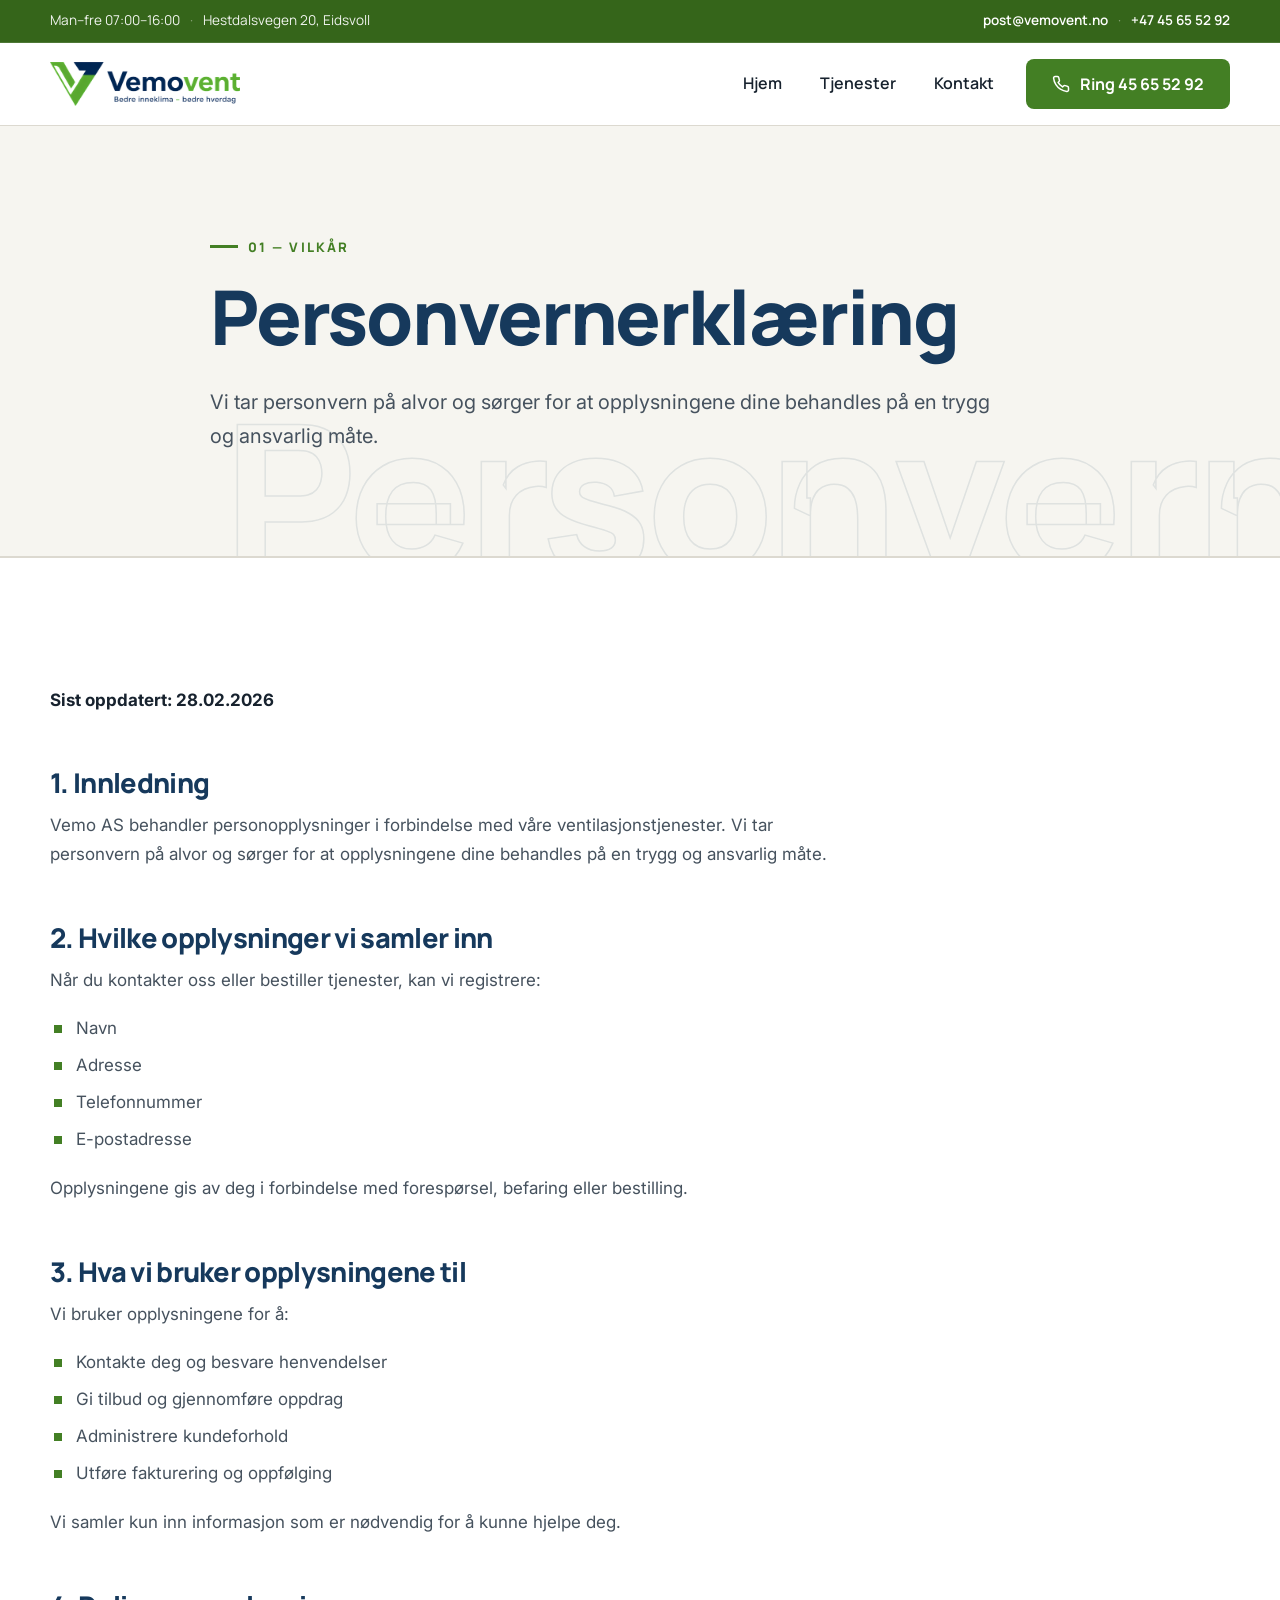
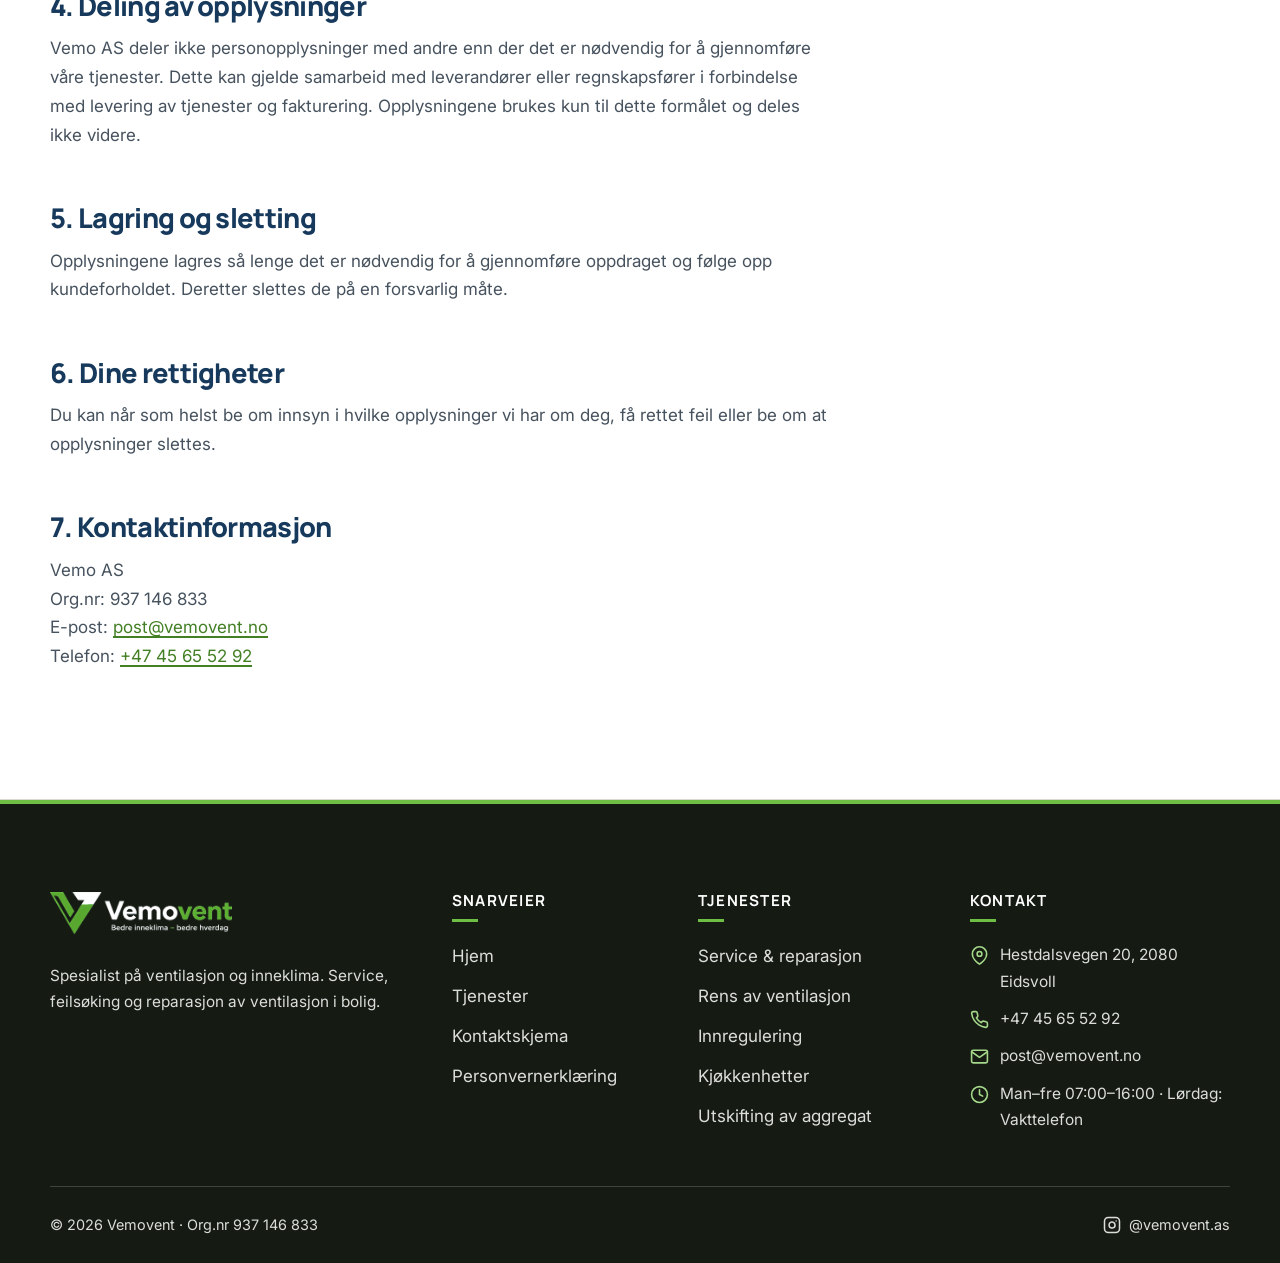
<file: personvern.html>
<!DOCTYPE html>
<html lang="nb">
<head>
  <meta charset="UTF-8">
  <meta name="viewport" content="width=device-width, initial-scale=1.0">
  <title>Personvernerklæring | Vemovent</title>
  <meta name="description" content="Personvernerklæring for Vemovent (Vemo AS). Les hvordan vi behandler personopplysninger i forbindelse med våre ventilasjonstjenester.">
  <link rel="icon" type="image/png" href="img/favicon.png">
  <link rel="preconnect" href="https://fonts.googleapis.com">
  <link rel="preconnect" href="https://fonts.gstatic.com" crossorigin>
  <link href="https://fonts.googleapis.com/css2?family=Inter:wght@400;500;600&family=Manrope:wght@600;700;800&display=swap" rel="stylesheet">
  <link rel="stylesheet" href="css/style.css">
</head>
<body>

  <!-- ===== Top bar ===== -->
  <div class="topbar">
    <div class="container topbar__inner">
      <span class="topbar__group topbar__group--left">
        <span>Man–fre 07:00–16:00</span>
        <span class="sep">·</span>
        <span>Hestdalsvegen 20, Eidsvoll</span>
      </span>
      <span class="topbar__group">
        <a href="mailto:post@vemovent.no">post@vemovent.no</a>
        <span class="sep">·</span>
        <a href="tel:+4745655292">+47 45 65 52 92</a>
      </span>
    </div>
  </div>


  <!-- ===== Header ===== -->
  <header class="header">
    <div class="container header__inner">
      <a class="header__logo" href="index.html" aria-label="Vemovent – til forsiden">
        <img src="img/logo-small.png" alt="Vemovent – Bedre inneklima, bedre hverdag" width="240" height="56">
      </a>
      <nav class="nav" id="nav" aria-label="Hovedmeny">
        <a class="nav__link" href="index.html">Hjem</a>
        <a class="nav__link" href="tjenester.html">Tjenester</a>
        <a class="nav__link" href="kontakt.html">Kontakt</a>
        <a class="btn btn--green header__cta" href="tel:+4745655292">
          <svg viewBox="0 0 24 24" fill="none" stroke="currentColor" stroke-width="2" stroke-linecap="round" stroke-linejoin="round" aria-hidden="true"><path d="M22 16.92v3a2 2 0 0 1-2.18 2 19.79 19.79 0 0 1-8.63-3.07 19.5 19.5 0 0 1-6-6 19.79 19.79 0 0 1-3.07-8.67A2 2 0 0 1 4.11 2h3a2 2 0 0 1 2 1.72 12.84 12.84 0 0 0 .7 2.81 2 2 0 0 1-.45 2.11L8.09 9.91a16 16 0 0 0 6 6l1.27-1.27a2 2 0 0 1 2.11-.45 12.84 12.84 0 0 0 2.81.7A2 2 0 0 1 22 16.92z"/></svg>
          Ring 45 65 52 92
        </a>
      </nav>
      <button class="burger" aria-label="Åpne meny" aria-expanded="false" aria-controls="nav">
        <span></span><span></span><span></span>
      </button>
    </div>
  </header>

  <main>

    <!-- ===== Page hero ===== -->
    <section class="pagehero">
      <span class="pagehero__watermark" aria-hidden="true">Personvern</span>
      <div class="container pagehero__inner">
        <span class="eyebrow reveal">01 — Vilkår</span>
        <h1 class="reveal d1">Personvernerklæring</h1>
        <p class="lead reveal d2">Vi tar personvern på alvor og sørger for at opplysningene dine behandles på en trygg og ansvarlig måte.</p>
      </div>
    </section>

    <!-- ===== Content ===== -->
    <section class="section section--white">
      <div class="container">
        <div class="prose">
          <p class="reveal"><strong>Sist oppdatert: 28.02.2026</strong></p>

          <h2 class="reveal d1">1. Innledning</h2>
          <p class="reveal d1">Vemo AS behandler personopplysninger i forbindelse med våre ventilasjonstjenester. Vi tar personvern på alvor og sørger for at opplysningene dine behandles på en trygg og ansvarlig måte.</p>

          <h2 class="reveal d1">2. Hvilke opplysninger vi samler inn</h2>
          <p class="reveal d1">Når du kontakter oss eller bestiller tjenester, kan vi registrere:</p>
          <ul class="reveal d2">
            <li>Navn</li>
            <li>Adresse</li>
            <li>Telefonnummer</li>
            <li>E-postadresse</li>
          </ul>
          <p class="reveal d2">Opplysningene gis av deg i forbindelse med forespørsel, befaring eller bestilling.</p>

          <h2 class="reveal d1">3. Hva vi bruker opplysningene til</h2>
          <p class="reveal d1">Vi bruker opplysningene for å:</p>
          <ul class="reveal d2">
            <li>Kontakte deg og besvare henvendelser</li>
            <li>Gi tilbud og gjennomføre oppdrag</li>
            <li>Administrere kundeforhold</li>
            <li>Utføre fakturering og oppfølging</li>
          </ul>
          <p class="reveal d2">Vi samler kun inn informasjon som er nødvendig for å kunne hjelpe deg.</p>

          <h2 class="reveal d1">4. Deling av opplysninger</h2>
          <p class="reveal d1">Vemo AS deler ikke personopplysninger med andre enn der det er nødvendig for å gjennomføre våre tjenester. Dette kan gjelde samarbeid med leverandører eller regnskapsfører i forbindelse med levering av tjenester og fakturering. Opplysningene brukes kun til dette formålet og deles ikke videre.</p>

          <h2 class="reveal d1">5. Lagring og sletting</h2>
          <p class="reveal d1">Opplysningene lagres så lenge det er nødvendig for å gjennomføre oppdraget og følge opp kundeforholdet. Deretter slettes de på en forsvarlig måte.</p>

          <h2 class="reveal d1">6. Dine rettigheter</h2>
          <p class="reveal d1">Du kan når som helst be om innsyn i hvilke opplysninger vi har om deg, få rettet feil eller be om at opplysninger slettes.</p>

          <h2 class="reveal d1">7. Kontaktinformasjon</h2>
          <p class="reveal d1">
            Vemo AS<br>
            Org.nr: 937 146 833<br>
            E-post: <a href="mailto:post@vemovent.no">post@vemovent.no</a><br>
            Telefon: <a href="tel:+4745655292">+47 45 65 52 92</a>
          </p>
        </div>
      </div>
    </section>

  </main>

  <!-- ===== Footer ===== -->
  <footer class="footer">
    <div class="container">
      <div class="footer__top">
        <div>
          <a class="footer__logo" href="index.html">
            <img src="img/logo-white.png" alt="Vemovent – Bedre inneklima, bedre hverdag" loading="lazy" width="210" height="49">
          </a>
          <p class="footer__tagline">Spesialist på ventilasjon og inneklima. Service, feilsøking og reparasjon av ventilasjon i bolig.</p>
        </div>
        <div>
          <h4>Snarveier</h4>
          <ul>
            <li><a href="index.html">Hjem</a></li>
            <li><a href="tjenester.html">Tjenester</a></li>
            <li><a href="kontakt.html#skjema">Kontaktskjema</a></li>
            <li><a href="personvern.html">Personvernerklæring</a></li>
          </ul>
        </div>
        <div>
          <h4>Tjenester</h4>
          <ul>
            <li><a href="tjenester.html#service">Service &amp; reparasjon</a></li>
            <li><a href="tjenester.html#rens">Rens av ventilasjon</a></li>
            <li><a href="tjenester.html#innregulering">Innregulering</a></li>
            <li><a href="tjenester.html#kjokkenhetter">Kjøkkenhetter</a></li>
            <li><a href="tjenester.html#utskifting">Utskifting av aggregat</a></li>
          </ul>
        </div>
        <div>
          <h4>Kontakt</h4>
          <ul class="footer__contact">
            <li>
              <svg viewBox="0 0 24 24" fill="none" stroke="currentColor" stroke-width="2" stroke-linecap="round" stroke-linejoin="round" aria-hidden="true"><path d="M21 10c0 7-9 13-9 13s-9-6-9-13a9 9 0 0 1 18 0z"/><circle cx="12" cy="10" r="3"/></svg>
              Hestdalsvegen 20, 2080 Eidsvoll
            </li>
            <li>
              <svg viewBox="0 0 24 24" fill="none" stroke="currentColor" stroke-width="2" stroke-linecap="round" stroke-linejoin="round" aria-hidden="true"><path d="M22 16.92v3a2 2 0 0 1-2.18 2 19.79 19.79 0 0 1-8.63-3.07 19.5 19.5 0 0 1-6-6 19.79 19.79 0 0 1-3.07-8.67A2 2 0 0 1 4.11 2h3a2 2 0 0 1 2 1.72 12.84 12.84 0 0 0 .7 2.81 2 2 0 0 1-.45 2.11L8.09 9.91a16 16 0 0 0 6 6l1.27-1.27a2 2 0 0 1 2.11-.45 12.84 12.84 0 0 0 2.81.7A2 2 0 0 1 22 16.92z"/></svg>
              <a href="tel:+4745655292">+47 45 65 52 92</a>
            </li>
            <li>
              <svg viewBox="0 0 24 24" fill="none" stroke="currentColor" stroke-width="2" stroke-linecap="round" stroke-linejoin="round" aria-hidden="true"><path d="M4 4h16c1.1 0 2 .9 2 2v12c0 1.1-.9 2-2 2H4c-1.1 0-2-.9-2-2V6c0-1.1.9-2 2-2z"/><polyline points="22,6 12,13 2,6"/></svg>
              <a href="mailto:post@vemovent.no">post@vemovent.no</a>
            </li>
            <li>
              <svg viewBox="0 0 24 24" fill="none" stroke="currentColor" stroke-width="2" stroke-linecap="round" stroke-linejoin="round" aria-hidden="true"><circle cx="12" cy="12" r="10"/><polyline points="12 6 12 12 16 14"/></svg>
              Man–fre 07:00–16:00 · Lørdag: Vakttelefon
            </li>
          </ul>
        </div>
      </div>
      <div class="footer__bottom">
        <span>© <span id="year">2025</span> Vemovent · Org.nr 937 146 833</span>
        <a href="https://www.instagram.com/vemovent.as/" target="_blank" rel="noopener">
          <svg viewBox="0 0 24 24" fill="none" stroke="currentColor" stroke-width="2" stroke-linecap="round" stroke-linejoin="round" aria-hidden="true"><rect x="2" y="2" width="20" height="20" rx="5"/><path d="M16 11.37a4 4 0 1 1-7.914 1.174A4 4 0 0 1 16 11.37z"/><line x1="17.5" y1="6.5" x2="17.51" y2="6.5"/></svg>
          @vemovent.as
        </a>
      </div>
    </div>
  </footer>

  <script src="js/main.js" defer></script>
</body>
</html>
</file>
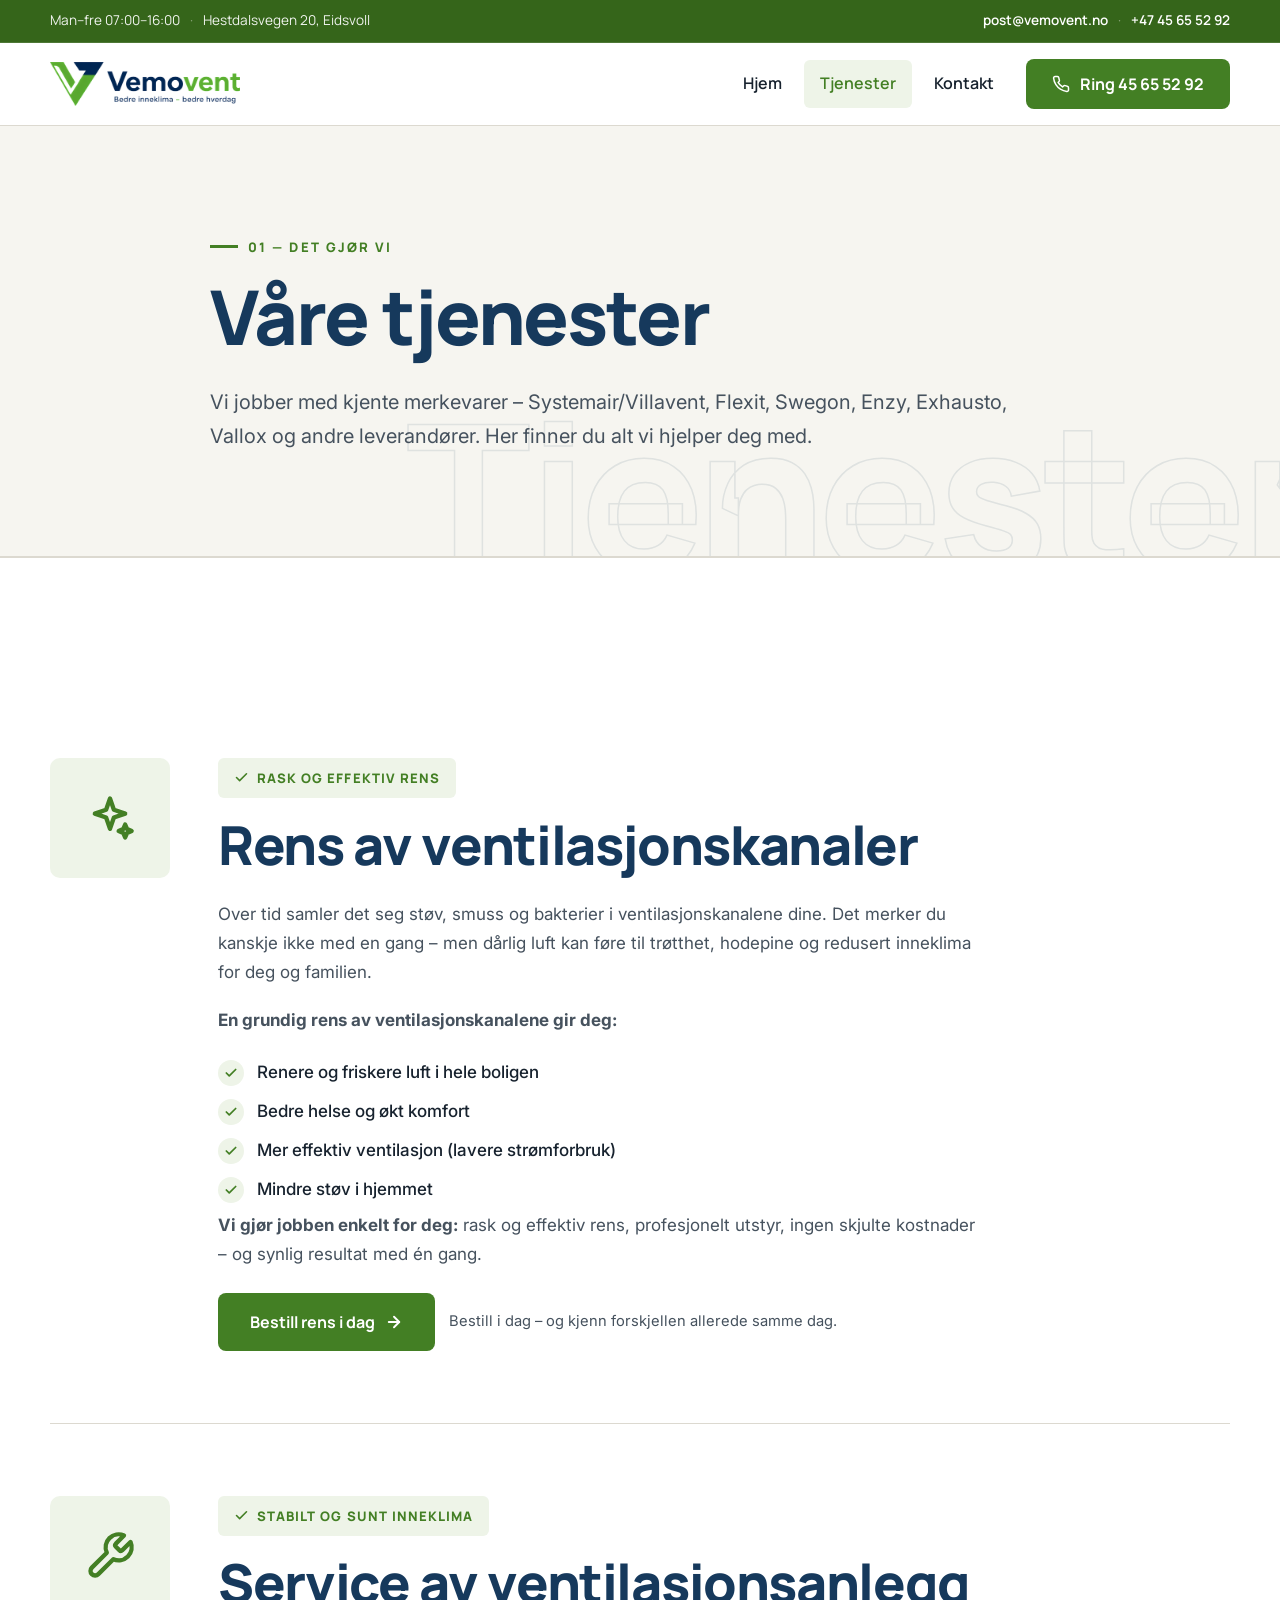
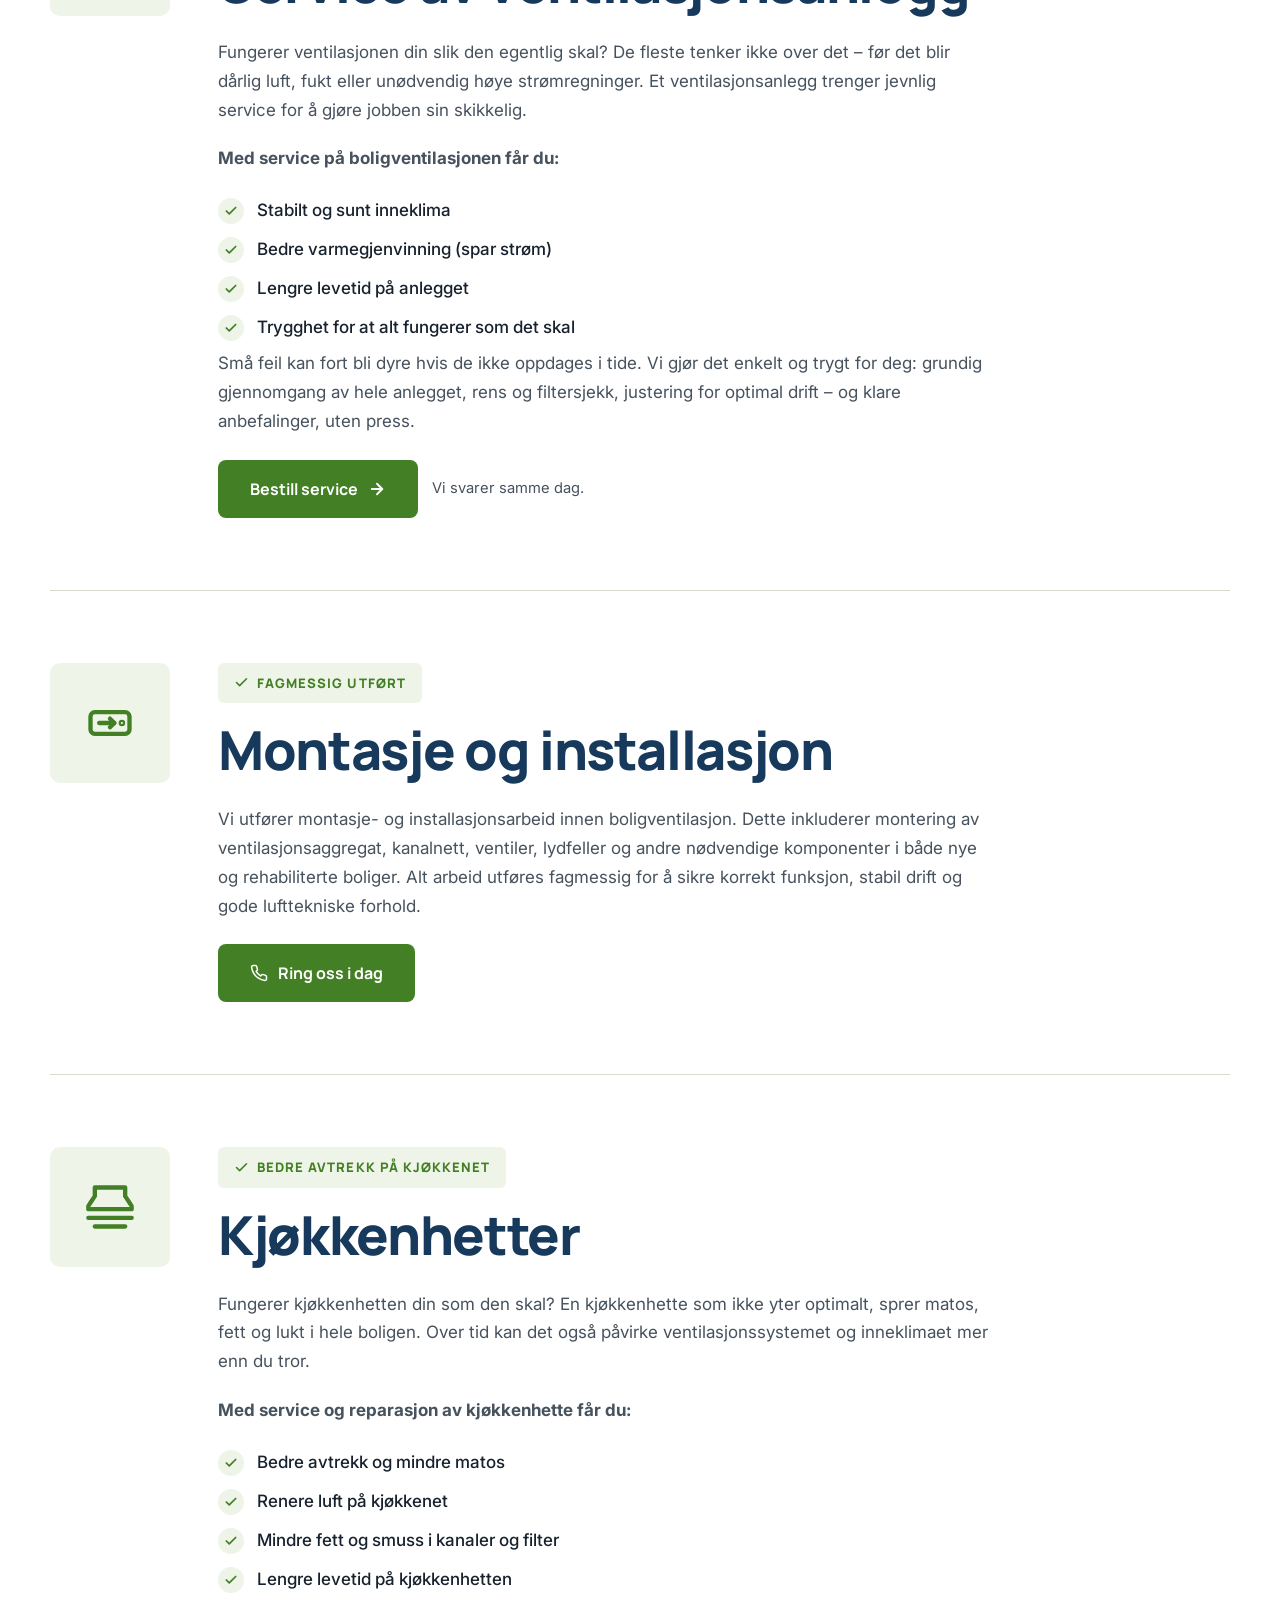
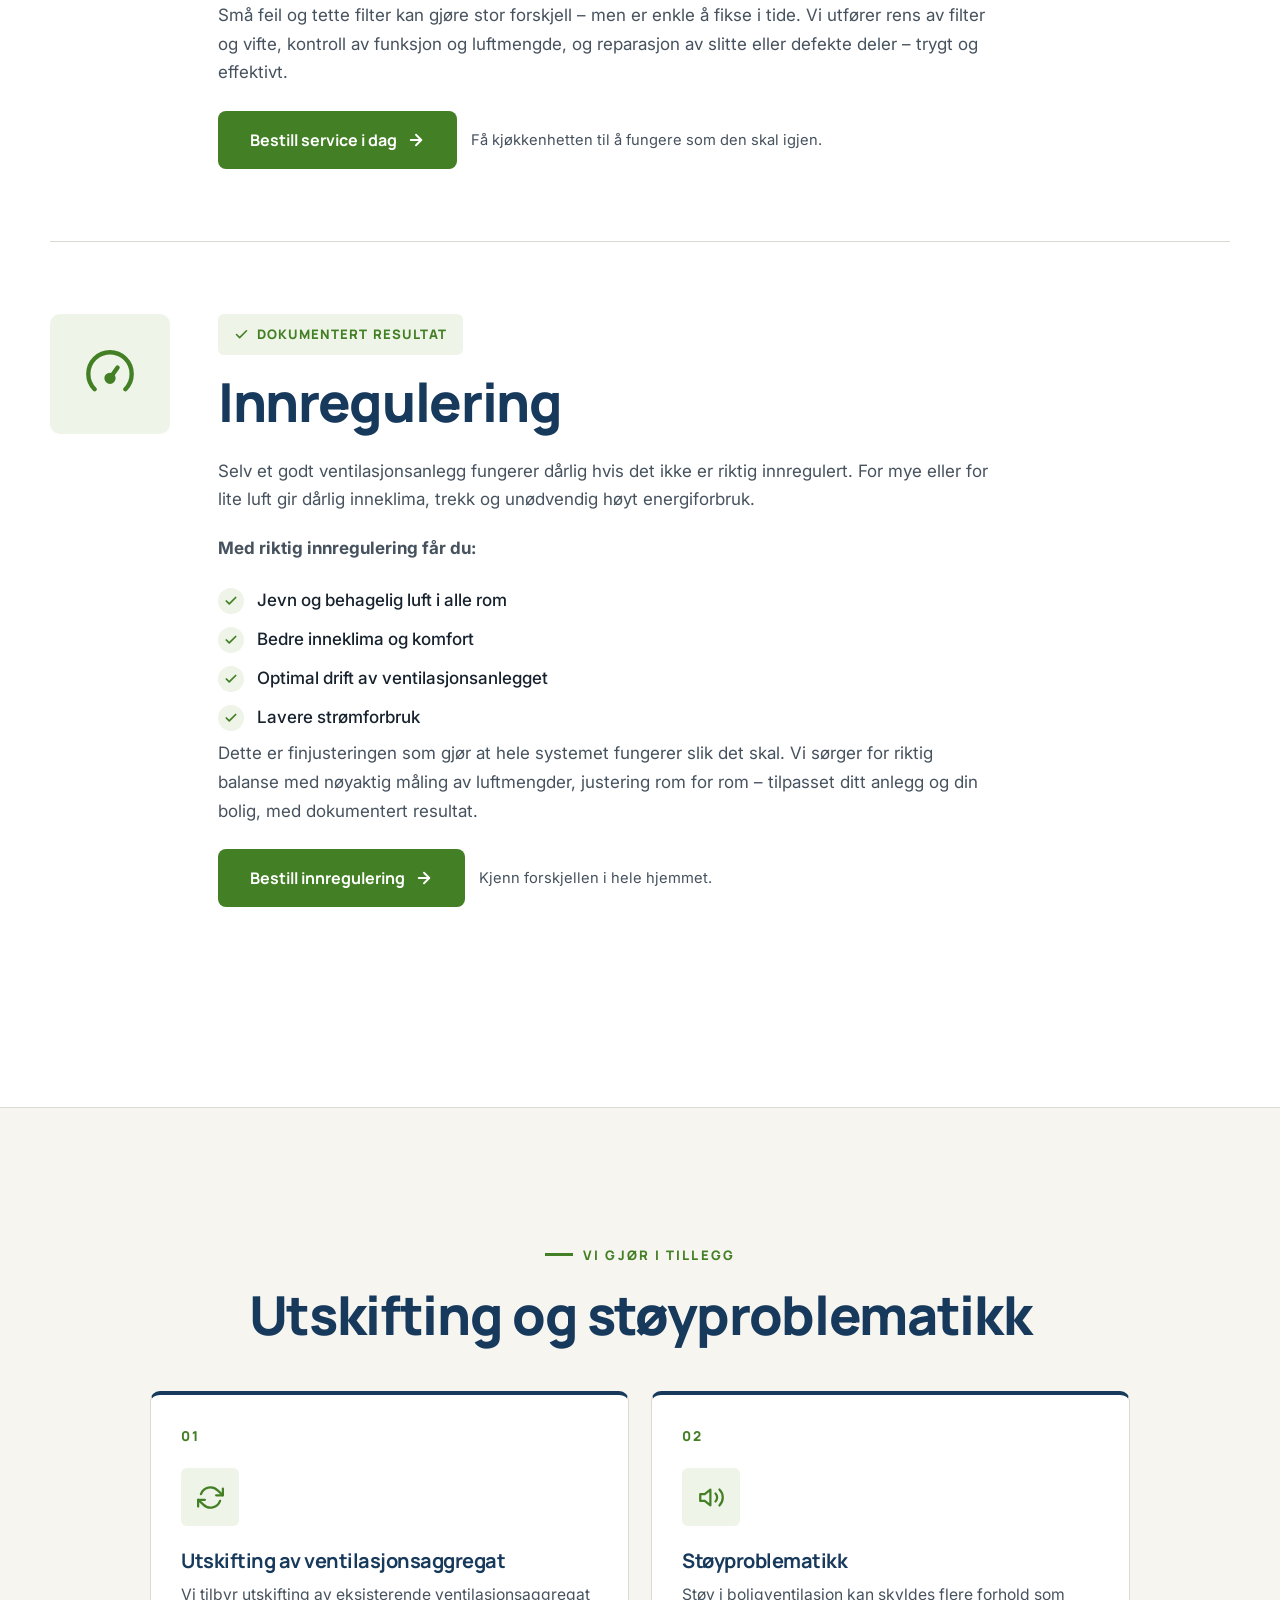
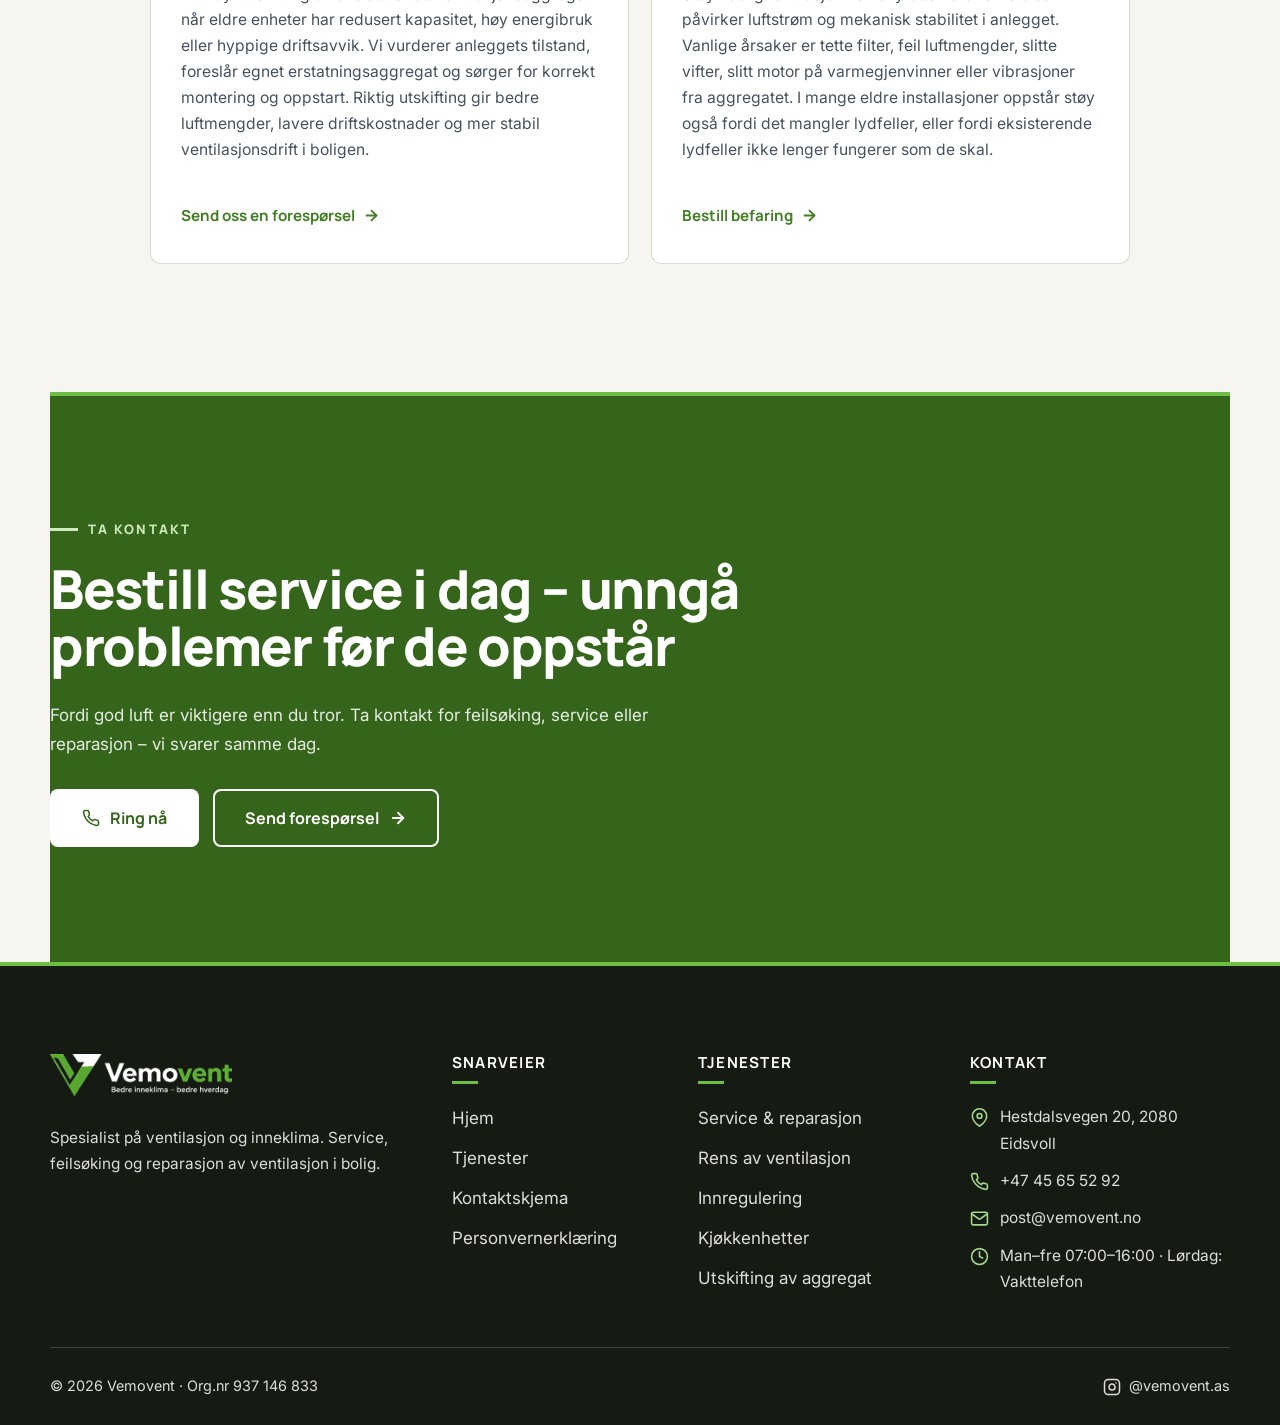
<file: tjenester.html>
<!DOCTYPE html>
<html lang="nb">
<head>
  <meta charset="UTF-8">
  <meta name="viewport" content="width=device-width, initial-scale=1.0">
  <title>Våre tjenester | Vemovent – Service og reparasjon av ventilasjon</title>
  <meta name="description" content="Rens av ventilasjonskanaler, service av ventilasjonsanlegg, montasje og installasjon, kjøkkenhetter og innregulering – Vemovent sørger for godt inneklima i hele boligen.">
  <link rel="icon" type="image/png" href="img/favicon.png">
  <link rel="preconnect" href="https://fonts.googleapis.com">
  <link rel="preconnect" href="https://fonts.gstatic.com" crossorigin>
  <link href="https://fonts.googleapis.com/css2?family=Inter:wght@400;500;600&family=Manrope:wght@600;700;800&display=swap" rel="stylesheet">
  <link rel="stylesheet" href="css/style.css">
</head>
<body>

  <!-- ===== Top bar ===== -->
  <div class="topbar">
    <div class="container topbar__inner">
      <span class="topbar__group topbar__group--left">
        <span>Man–fre 07:00–16:00</span>
        <span class="sep">·</span>
        <span>Hestdalsvegen 20, Eidsvoll</span>
      </span>
      <span class="topbar__group">
        <a href="mailto:post@vemovent.no">post@vemovent.no</a>
        <span class="sep">·</span>
        <a href="tel:+4745655292">+47 45 65 52 92</a>
      </span>
    </div>
  </div>


  <!-- ===== Header ===== -->
  <header class="header">
    <div class="container header__inner">
      <a class="header__logo" href="index.html" aria-label="Vemovent – til forsiden">
        <img src="img/logo-small.png" alt="Vemovent – Bedre inneklima, bedre hverdag" width="240" height="56">
      </a>
      <nav class="nav" id="nav" aria-label="Hovedmeny">
        <a class="nav__link" href="index.html">Hjem</a>
        <a class="nav__link is-active" href="tjenester.html">Tjenester</a>
        <a class="nav__link" href="kontakt.html">Kontakt</a>
        <a class="btn btn--green header__cta" href="tel:+4745655292">
          <svg viewBox="0 0 24 24" fill="none" stroke="currentColor" stroke-width="2" stroke-linecap="round" stroke-linejoin="round" aria-hidden="true"><path d="M22 16.92v3a2 2 0 0 1-2.18 2 19.79 19.79 0 0 1-8.63-3.07 19.5 19.5 0 0 1-6-6 19.79 19.79 0 0 1-3.07-8.67A2 2 0 0 1 4.11 2h3a2 2 0 0 1 2 1.72 12.84 12.84 0 0 0 .7 2.81 2 2 0 0 1-.45 2.11L8.09 9.91a16 16 0 0 0 6 6l1.27-1.27a2 2 0 0 1 2.11-.45 12.84 12.84 0 0 0 2.81.7A2 2 0 0 1 22 16.92z"/></svg>
          Ring 45 65 52 92
        </a>
      </nav>
      <button class="burger" aria-label="Åpne meny" aria-expanded="false" aria-controls="nav">
        <span></span><span></span><span></span>
      </button>
    </div>
  </header>

  <main>

    <!-- ===== Page hero ===== -->
    <section class="pagehero">
      <span class="pagehero__watermark" aria-hidden="true">Tjenester</span>
      <div class="container pagehero__inner">
        <span class="eyebrow reveal">01 — Det gjør vi</span>
        <h1 class="reveal d1">Våre tjenester</h1>
        <p class="lead reveal d2">Vi jobber med kjente merkevarer – Systemair/Villavent, Flexit, Swegon, Enzy, Exhausto, Vallox og andre leverandører. Her finner du alt vi hjelper deg med.</p>
      </div>
    </section>

    <!-- ===== Detailed services ===== -->
    <section class="section section--white">
      <div class="container">

        <!-- Rens -->
        <div class="svc-row" id="rens">
          <div class="svc-row__icon reveal">
            <svg viewBox="0 0 24 24" fill="none" stroke="currentColor" stroke-width="2" stroke-linecap="round" stroke-linejoin="round" aria-hidden="true"><path d="M12 3l1.8 5.2L19 10l-5.2 1.8L12 17l-1.8-5.2L5 10l5.2-1.8z"/><path d="M19 15l.9 2.1L22 18l-2.1.9L19 21l-.9-2.1L16 18l2.1-.9z"/></svg>
          </div>
          <div>
            <span class="pill reveal">
              <svg viewBox="0 0 24 24" fill="none" stroke="currentColor" stroke-width="2.5" stroke-linecap="round" stroke-linejoin="round" aria-hidden="true"><polyline points="20 6 9 17 4 12"/></svg>
              Rask og effektiv rens
            </span>
            <h2 class="reveal d1">Rens av ventilasjonskanaler</h2>
            <p class="reveal d2">Over tid samler det seg støv, smuss og bakterier i ventilasjonskanalene dine. Det merker du kanskje ikke med en gang – men dårlig luft kan føre til trøtthet, hodepine og redusert inneklima for deg og familien.</p>
            <p class="reveal d2"><strong>En grundig rens av ventilasjonskanalene gir deg:</strong></p>
            <ul class="checks reveal d3">
              <li><span class="chk"><svg viewBox="0 0 24 24" fill="none" stroke="currentColor" stroke-width="3" stroke-linecap="round" stroke-linejoin="round" aria-hidden="true"><polyline points="20 6 9 17 4 12"/></svg></span>Renere og friskere luft i hele boligen</li>
              <li><span class="chk"><svg viewBox="0 0 24 24" fill="none" stroke="currentColor" stroke-width="3" stroke-linecap="round" stroke-linejoin="round" aria-hidden="true"><polyline points="20 6 9 17 4 12"/></svg></span>Bedre helse og økt komfort</li>
              <li><span class="chk"><svg viewBox="0 0 24 24" fill="none" stroke="currentColor" stroke-width="3" stroke-linecap="round" stroke-linejoin="round" aria-hidden="true"><polyline points="20 6 9 17 4 12"/></svg></span>Mer effektiv ventilasjon (lavere strømforbruk)</li>
              <li><span class="chk"><svg viewBox="0 0 24 24" fill="none" stroke="currentColor" stroke-width="3" stroke-linecap="round" stroke-linejoin="round" aria-hidden="true"><polyline points="20 6 9 17 4 12"/></svg></span>Mindre støv i hjemmet</li>
            </ul>
            <p class="reveal d4"><strong>Vi gjør jobben enkelt for deg:</strong> rask og effektiv rens, profesjonelt utstyr, ingen skjulte kostnader – og synlig resultat med én gang.</p>
            <div class="btn-row svc-row__cta reveal d5">
              <a class="btn btn--green" href="kontakt.html#skjema">Bestill rens i dag
                <svg viewBox="0 0 24 24" fill="none" stroke="currentColor" stroke-width="2.5" stroke-linecap="round" stroke-linejoin="round" aria-hidden="true"><line x1="5" y1="12" x2="19" y2="12"/><polyline points="12 5 19 12 12 19"/></svg>
              </a>
              <span style="align-self:center; font-size:.92rem; color:var(--muted);">Bestill i dag – og kjenn forskjellen allerede samme dag.</span>
            </div>
          </div>
        </div>

        <!-- Service -->
        <div class="svc-row" id="service">
          <div class="svc-row__icon reveal">
            <svg viewBox="0 0 24 24" fill="none" stroke="currentColor" stroke-width="2" stroke-linecap="round" stroke-linejoin="round" aria-hidden="true"><path d="M14.7 6.3a1 1 0 0 0 0 1.4l1.6 1.6a1 1 0 0 0 1.4 0l3.77-3.77a6 6 0 0 1-7.94 7.94l-6.91 6.91a2.12 2.12 0 0 1-3-3l6.91-6.91a6 6 0 0 1 7.94-7.94l-3.76 3.76z"/></svg>
          </div>
          <div>
            <span class="pill reveal">
              <svg viewBox="0 0 24 24" fill="none" stroke="currentColor" stroke-width="2.5" stroke-linecap="round" stroke-linejoin="round" aria-hidden="true"><polyline points="20 6 9 17 4 12"/></svg>
              Stabilt og sunt inneklima
            </span>
            <h2 class="reveal d1">Service av ventilasjonsanlegg</h2>
            <p class="reveal d2">Fungerer ventilasjonen din slik den egentlig skal? De fleste tenker ikke over det – før det blir dårlig luft, fukt eller unødvendig høye strømregninger. Et ventilasjonsanlegg trenger jevnlig service for å gjøre jobben sin skikkelig.</p>
            <p class="reveal d2"><strong>Med service på boligventilasjonen får du:</strong></p>
            <ul class="checks reveal d3">
              <li><span class="chk"><svg viewBox="0 0 24 24" fill="none" stroke="currentColor" stroke-width="3" stroke-linecap="round" stroke-linejoin="round" aria-hidden="true"><polyline points="20 6 9 17 4 12"/></svg></span>Stabilt og sunt inneklima</li>
              <li><span class="chk"><svg viewBox="0 0 24 24" fill="none" stroke="currentColor" stroke-width="3" stroke-linecap="round" stroke-linejoin="round" aria-hidden="true"><polyline points="20 6 9 17 4 12"/></svg></span>Bedre varmegjenvinning (spar strøm)</li>
              <li><span class="chk"><svg viewBox="0 0 24 24" fill="none" stroke="currentColor" stroke-width="3" stroke-linecap="round" stroke-linejoin="round" aria-hidden="true"><polyline points="20 6 9 17 4 12"/></svg></span>Lengre levetid på anlegget</li>
              <li><span class="chk"><svg viewBox="0 0 24 24" fill="none" stroke="currentColor" stroke-width="3" stroke-linecap="round" stroke-linejoin="round" aria-hidden="true"><polyline points="20 6 9 17 4 12"/></svg></span>Trygghet for at alt fungerer som det skal</li>
            </ul>
            <p class="reveal d4">Små feil kan fort bli dyre hvis de ikke oppdages i tide. Vi gjør det enkelt og trygt for deg: grundig gjennomgang av hele anlegget, rens og filtersjekk, justering for optimal drift – og klare anbefalinger, uten press.</p>
            <div class="btn-row svc-row__cta reveal d5">
              <a class="btn btn--green" href="kontakt.html#skjema">Bestill service
                <svg viewBox="0 0 24 24" fill="none" stroke="currentColor" stroke-width="2.5" stroke-linecap="round" stroke-linejoin="round" aria-hidden="true"><line x1="5" y1="12" x2="19" y2="12"/><polyline points="12 5 19 12 12 19"/></svg>
              </a>
              <span style="align-self:center; font-size:.92rem; color:var(--muted);">Vi svarer samme dag.</span>
            </div>
          </div>
        </div>

        <!-- Montasje -->
        <div class="svc-row" id="montasje">
          <div class="svc-row__icon reveal">
            <svg viewBox="0 0 24 24" fill="none" stroke="currentColor" stroke-width="2" stroke-linecap="round" stroke-linejoin="round" aria-hidden="true"><rect x="3" y="7" width="18" height="10" rx="2"/><path d="M7 12h7"/><polyline points="12 10 14 12 12 14"/><circle cx="17.5" cy="12" r="0.5"/></svg>
          </div>
          <div>
            <span class="pill reveal">
              <svg viewBox="0 0 24 24" fill="none" stroke="currentColor" stroke-width="2.5" stroke-linecap="round" stroke-linejoin="round" aria-hidden="true"><polyline points="20 6 9 17 4 12"/></svg>
              Fagmessig utført
            </span>
            <h2 class="reveal d1">Montasje og installasjon</h2>
            <p class="reveal d3">Vi utfører montasje- og installasjonsarbeid innen boligventilasjon. Dette inkluderer montering av ventilasjonsaggregat, kanalnett, ventiler, lydfeller og andre nødvendige komponenter i både nye og rehabiliterte boliger. Alt arbeid utføres fagmessig for å sikre korrekt funksjon, stabil drift og gode lufttekniske forhold.</p>
            <div class="btn-row svc-row__cta reveal d4">
              <a class="btn btn--green" href="tel:+4745655292">
                <svg viewBox="0 0 24 24" fill="none" stroke="currentColor" stroke-width="2" stroke-linecap="round" stroke-linejoin="round" aria-hidden="true"><path d="M22 16.92v3a2 2 0 0 1-2.18 2 19.79 19.79 0 0 1-8.63-3.07 19.5 19.5 0 0 1-6-6 19.79 19.79 0 0 1-3.07-8.67A2 2 0 0 1 4.11 2h3a2 2 0 0 1 2 1.72 12.84 12.84 0 0 0 .7 2.81 2 2 0 0 1-.45 2.11L8.09 9.91a16 16 0 0 0 6 6l1.27-1.27a2 2 0 0 1 2.11-.45 12.84 12.84 0 0 0 2.81.7A2 2 0 0 1 22 16.92z"/></svg>
                Ring oss i dag
              </a>
            </div>
          </div>
        </div>

        <!-- Kjøkkenhetter -->
        <div class="svc-row" id="kjokkenhetter">
          <div class="svc-row__icon reveal">
            <svg viewBox="0 0 24 24" fill="none" stroke="currentColor" stroke-width="2" stroke-linecap="round" stroke-linejoin="round" aria-hidden="true"><path d="M5 3h14v4l2.4 3.6a2 2 0 0 1 .6 1.1V13H2v-1.3a2 2 0 0 1 .6-1.1L5 7z"/><line x1="2" y1="17" x2="22" y2="17"/><line x1="5" y1="21" x2="19" y2="21"/></svg>
          </div>
          <div>
            <span class="pill reveal">
              <svg viewBox="0 0 24 24" fill="none" stroke="currentColor" stroke-width="2.5" stroke-linecap="round" stroke-linejoin="round" aria-hidden="true"><polyline points="20 6 9 17 4 12"/></svg>
              Bedre avtrekk på kjøkkenet
            </span>
            <h2 class="reveal d1">Kjøkkenhetter</h2>
            <p class="reveal d2">Fungerer kjøkkenhetten din som den skal? En kjøkkenhette som ikke yter optimalt, sprer matos, fett og lukt i hele boligen. Over tid kan det også påvirke ventilasjonssystemet og inneklimaet mer enn du tror.</p>
            <p class="reveal d2"><strong>Med service og reparasjon av kjøkkenhette får du:</strong></p>
            <ul class="checks reveal d3">
              <li><span class="chk"><svg viewBox="0 0 24 24" fill="none" stroke="currentColor" stroke-width="3" stroke-linecap="round" stroke-linejoin="round" aria-hidden="true"><polyline points="20 6 9 17 4 12"/></svg></span>Bedre avtrekk og mindre matos</li>
              <li><span class="chk"><svg viewBox="0 0 24 24" fill="none" stroke="currentColor" stroke-width="3" stroke-linecap="round" stroke-linejoin="round" aria-hidden="true"><polyline points="20 6 9 17 4 12"/></svg></span>Renere luft på kjøkkenet</li>
              <li><span class="chk"><svg viewBox="0 0 24 24" fill="none" stroke="currentColor" stroke-width="3" stroke-linecap="round" stroke-linejoin="round" aria-hidden="true"><polyline points="20 6 9 17 4 12"/></svg></span>Mindre fett og smuss i kanaler og filter</li>
              <li><span class="chk"><svg viewBox="0 0 24 24" fill="none" stroke="currentColor" stroke-width="3" stroke-linecap="round" stroke-linejoin="round" aria-hidden="true"><polyline points="20 6 9 17 4 12"/></svg></span>Lengre levetid på kjøkkenhetten</li>
            </ul>
            <p class="reveal d4">Små feil og tette filter kan gjøre stor forskjell – men er enkle å fikse i tide. Vi utfører rens av filter og vifte, kontroll av funksjon og luftmengde, og reparasjon av slitte eller defekte deler – trygt og effektivt.</p>
            <div class="btn-row svc-row__cta reveal d5">
              <a class="btn btn--green" href="kontakt.html#skjema">Bestill service i dag
                <svg viewBox="0 0 24 24" fill="none" stroke="currentColor" stroke-width="2.5" stroke-linecap="round" stroke-linejoin="round" aria-hidden="true"><line x1="5" y1="12" x2="19" y2="12"/><polyline points="12 5 19 12 12 19"/></svg>
              </a>
              <span style="align-self:center; font-size:.92rem; color:var(--muted);">Få kjøkkenhetten til å fungere som den skal igjen.</span>
            </div>
          </div>
        </div>

        <!-- Innregulering -->
        <div class="svc-row" id="innregulering">
          <div class="svc-row__icon reveal">
            <svg viewBox="0 0 24 24" fill="none" stroke="currentColor" stroke-width="2" stroke-linecap="round" stroke-linejoin="round" aria-hidden="true"><path d="M4.9 19a10 10 0 1 1 14.2 0"/><path d="M12 14l3.5-5"/><circle cx="12" cy="14" r="1.6"/></svg>
          </div>
          <div>
            <span class="pill reveal">
              <svg viewBox="0 0 24 24" fill="none" stroke="currentColor" stroke-width="2.5" stroke-linecap="round" stroke-linejoin="round" aria-hidden="true"><polyline points="20 6 9 17 4 12"/></svg>
              Dokumentert resultat
            </span>
            <h2 class="reveal d1">Innregulering</h2>
            <p class="reveal d2">Selv et godt ventilasjonsanlegg fungerer dårlig hvis det ikke er riktig innregulert. For mye eller for lite luft gir dårlig inneklima, trekk og unødvendig høyt energiforbruk.</p>
            <p class="reveal d2"><strong>Med riktig innregulering får du:</strong></p>
            <ul class="checks reveal d3">
              <li><span class="chk"><svg viewBox="0 0 24 24" fill="none" stroke="currentColor" stroke-width="3" stroke-linecap="round" stroke-linejoin="round" aria-hidden="true"><polyline points="20 6 9 17 4 12"/></svg></span>Jevn og behagelig luft i alle rom</li>
              <li><span class="chk"><svg viewBox="0 0 24 24" fill="none" stroke="currentColor" stroke-width="3" stroke-linecap="round" stroke-linejoin="round" aria-hidden="true"><polyline points="20 6 9 17 4 12"/></svg></span>Bedre inneklima og komfort</li>
              <li><span class="chk"><svg viewBox="0 0 24 24" fill="none" stroke="currentColor" stroke-width="3" stroke-linecap="round" stroke-linejoin="round" aria-hidden="true"><polyline points="20 6 9 17 4 12"/></svg></span>Optimal drift av ventilasjonsanlegget</li>
              <li><span class="chk"><svg viewBox="0 0 24 24" fill="none" stroke="currentColor" stroke-width="3" stroke-linecap="round" stroke-linejoin="round" aria-hidden="true"><polyline points="20 6 9 17 4 12"/></svg></span>Lavere strømforbruk</li>
            </ul>
            <p class="reveal d4">Dette er finjusteringen som gjør at hele systemet fungerer slik det skal. Vi sørger for riktig balanse med nøyaktig måling av luftmengder, justering rom for rom – tilpasset ditt anlegg og din bolig, med dokumentert resultat.</p>
            <div class="btn-row svc-row__cta reveal d5">
              <a class="btn btn--green" href="kontakt.html#skjema">Bestill innregulering
                <svg viewBox="0 0 24 24" fill="none" stroke="currentColor" stroke-width="2.5" stroke-linecap="round" stroke-linejoin="round" aria-hidden="true"><line x1="5" y1="12" x2="19" y2="12"/><polyline points="12 5 19 12 12 19"/></svg>
              </a>
              <span style="align-self:center; font-size:.92rem; color:var(--muted);">Kjenn forskjellen i hele hjemmet.</span>
            </div>
          </div>
        </div>

      </div>
    </section>

    <!-- ===== In addition ===== -->
    <section class="section section--paper" id="utskifting">
      <div class="container">
        <div class="center" style="margin-bottom: 48px;">
          <span class="eyebrow eyebrow--center reveal">Vi gjør i tillegg</span>
          <h2 class="reveal d1">Utskifting og støyproblematikk</h2>
        </div>

        <div class="grid-3" style="grid-template-columns: 1fr 1fr; max-width: 980px; margin-inline: auto;">
          <article class="card reveal" id="stoy">
            <span class="card__icon"><svg viewBox="0 0 24 24" fill="none" stroke="currentColor" stroke-width="2" stroke-linecap="round" stroke-linejoin="round" aria-hidden="true"><polyline points="23 4 23 10 17 10"/><polyline points="1 20 1 14 7 14"/><path d="M3.51 9a9 9 0 0 1 14.85-3.36L23 10"/><path d="M20.49 15a9 9 0 0 1-14.85 3.36L1 14"/></svg></span>
            <h3>Utskifting av ventilasjonsaggregat</h3>
            <p>Vi tilbyr utskifting av eksisterende ventilasjonsaggregat når eldre enheter har redusert kapasitet, høy energibruk eller hyppige driftsavvik. Vi vurderer anleggets tilstand, foreslår egnet erstatningsaggregat og sørger for korrekt montering og oppstart. Riktig utskifting gir bedre luftmengder, lavere driftskostnader og mer stabil ventilasjonsdrift i boligen.</p>
            <a class="card__link" href="kontakt.html#skjema">Send oss en forespørsel <svg viewBox="0 0 24 24" fill="none" stroke="currentColor" stroke-width="2.5" stroke-linecap="round" stroke-linejoin="round" aria-hidden="true"><line x1="5" y1="12" x2="19" y2="12"/><polyline points="12 5 19 12 12 19"/></svg></a>
          </article>

          <article class="card reveal d1">
            <span class="card__icon"><svg viewBox="0 0 24 24" fill="none" stroke="currentColor" stroke-width="2" stroke-linecap="round" stroke-linejoin="round" aria-hidden="true"><polygon points="11 5 6 9 2 9 2 15 6 15 11 19 11 5"/><path d="M15.54 8.46a5 5 0 0 1 0 7.07"/><path d="M19.07 4.93a10 10 0 0 1 0 14.14"/></svg></span>
            <h3>Støyproblematikk</h3>
            <p>Støy i boligventilasjon kan skyldes flere forhold som påvirker luftstrøm og mekanisk stabilitet i anlegget. Vanlige årsaker er tette filter, feil luftmengder, slitte vifter, slitt motor på varmegjenvinner eller vibrasjoner fra aggregatet. I mange eldre installasjoner oppstår støy også fordi det mangler lydfeller, eller fordi eksisterende lydfeller ikke lenger fungerer som de skal.</p>
            <a class="card__link" href="kontakt.html#skjema">Bestill befaring <svg viewBox="0 0 24 24" fill="none" stroke="currentColor" stroke-width="2.5" stroke-linecap="round" stroke-linejoin="round" aria-hidden="true"><line x1="5" y1="12" x2="19" y2="12"/><polyline points="12 5 19 12 12 19"/></svg></a>
          </article>
        </div>
      </div>
    </section>

    <!-- ===== CTA ===== -->
    <section class="section" style="padding-top: 0; padding-bottom: 0;">
      <div class="container">
        <div class="cta-band reveal">
          <span class="eyebrow eyebrow--light">Ta kontakt</span>
          <h2>Bestill service i dag – unngå problemer før de oppstår</h2>
          <p>Fordi god luft er viktigere enn du tror. Ta kontakt for feilsøking, service eller reparasjon – vi svarer samme dag.</p>
          <div class="btn-row">
            <a class="btn btn--green" href="tel:+4745655292">
              <svg viewBox="0 0 24 24" fill="none" stroke="currentColor" stroke-width="2" stroke-linecap="round" stroke-linejoin="round" aria-hidden="true"><path d="M22 16.92v3a2 2 0 0 1-2.18 2 19.79 19.79 0 0 1-8.63-3.07 19.5 19.5 0 0 1-6-6 19.79 19.79 0 0 1-3.07-8.67A2 2 0 0 1 4.11 2h3a2 2 0 0 1 2 1.72 12.84 12.84 0 0 0 .7 2.81 2 2 0 0 1-.45 2.11L8.09 9.91a16 16 0 0 0 6 6l1.27-1.27a2 2 0 0 1 2.11-.45 12.84 12.84 0 0 0 2.81.7A2 2 0 0 1 22 16.92z"/></svg>
              Ring nå
            </a>
            <a class="btn btn--ghost-light" href="kontakt.html#skjema">
              Send forespørsel
              <svg viewBox="0 0 24 24" fill="none" stroke="currentColor" stroke-width="2.5" stroke-linecap="round" stroke-linejoin="round" aria-hidden="true"><line x1="5" y1="12" x2="19" y2="12"/><polyline points="12 5 19 12 12 19"/></svg>
            </a>
          </div>
        </div>
      </div>
    </section>

  </main>

  <!-- ===== Footer ===== -->
  <footer class="footer">
    <div class="container">
      <div class="footer__top">
        <div>
          <a class="footer__logo" href="index.html">
            <img src="img/logo-white.png" alt="Vemovent – Bedre inneklima, bedre hverdag" loading="lazy" width="210" height="49">
          </a>
          <p class="footer__tagline">Spesialist på ventilasjon og inneklima. Service, feilsøking og reparasjon av ventilasjon i bolig.</p>
        </div>
        <div>
          <h4>Snarveier</h4>
          <ul>
            <li><a href="index.html">Hjem</a></li>
            <li><a href="tjenester.html">Tjenester</a></li>
            <li><a href="kontakt.html#skjema">Kontaktskjema</a></li>
            <li><a href="personvern.html">Personvernerklæring</a></li>
          </ul>
        </div>
        <div>
          <h4>Tjenester</h4>
          <ul>
            <li><a href="tjenester.html#service">Service &amp; reparasjon</a></li>
            <li><a href="tjenester.html#rens">Rens av ventilasjon</a></li>
            <li><a href="tjenester.html#innregulering">Innregulering</a></li>
            <li><a href="tjenester.html#kjokkenhetter">Kjøkkenhetter</a></li>
            <li><a href="tjenester.html#utskifting">Utskifting av aggregat</a></li>
          </ul>
        </div>
        <div>
          <h4>Kontakt</h4>
          <ul class="footer__contact">
            <li>
              <svg viewBox="0 0 24 24" fill="none" stroke="currentColor" stroke-width="2" stroke-linecap="round" stroke-linejoin="round" aria-hidden="true"><path d="M21 10c0 7-9 13-9 13s-9-6-9-13a9 9 0 0 1 18 0z"/><circle cx="12" cy="10" r="3"/></svg>
              Hestdalsvegen 20, 2080 Eidsvoll
            </li>
            <li>
              <svg viewBox="0 0 24 24" fill="none" stroke="currentColor" stroke-width="2" stroke-linecap="round" stroke-linejoin="round" aria-hidden="true"><path d="M22 16.92v3a2 2 0 0 1-2.18 2 19.79 19.79 0 0 1-8.63-3.07 19.5 19.5 0 0 1-6-6 19.79 19.79 0 0 1-3.07-8.67A2 2 0 0 1 4.11 2h3a2 2 0 0 1 2 1.72 12.84 12.84 0 0 0 .7 2.81 2 2 0 0 1-.45 2.11L8.09 9.91a16 16 0 0 0 6 6l1.27-1.27a2 2 0 0 1 2.11-.45 12.84 12.84 0 0 0 2.81.7A2 2 0 0 1 22 16.92z"/></svg>
              <a href="tel:+4745655292">+47 45 65 52 92</a>
            </li>
            <li>
              <svg viewBox="0 0 24 24" fill="none" stroke="currentColor" stroke-width="2" stroke-linecap="round" stroke-linejoin="round" aria-hidden="true"><path d="M4 4h16c1.1 0 2 .9 2 2v12c0 1.1-.9 2-2 2H4c-1.1 0-2-.9-2-2V6c0-1.1.9-2 2-2z"/><polyline points="22,6 12,13 2,6"/></svg>
              <a href="mailto:post@vemovent.no">post@vemovent.no</a>
            </li>
            <li>
              <svg viewBox="0 0 24 24" fill="none" stroke="currentColor" stroke-width="2" stroke-linecap="round" stroke-linejoin="round" aria-hidden="true"><circle cx="12" cy="12" r="10"/><polyline points="12 6 12 12 16 14"/></svg>
              Man–fre 07:00–16:00 · Lørdag: Vakttelefon
            </li>
          </ul>
        </div>
      </div>
      <div class="footer__bottom">
        <span>© <span id="year">2025</span> Vemovent · Org.nr 937 146 833</span>
        <a href="https://www.instagram.com/vemovent.as/" target="_blank" rel="noopener">
          <svg viewBox="0 0 24 24" fill="none" stroke="currentColor" stroke-width="2" stroke-linecap="round" stroke-linejoin="round" aria-hidden="true"><rect x="2" y="2" width="20" height="20" rx="5"/><path d="M16 11.37a4 4 0 1 1-7.914 1.174A4 4 0 0 1 16 11.37z"/><line x1="17.5" y1="6.5" x2="17.51" y2="6.5"/></svg>
          @vemovent.as
        </a>
      </div>
    </div>
  </footer>

  <script src="js/main.js" defer></script>
</body>
</html>
</file>
<file: css/style.css>
/* ============================================================
   Vemovent — Scandinavian design system (flat edition)
   Palette: navy #16395C · green #437F24/#6EBE45 · paper #F6F5F0
   Fonts: Manrope (headings) · Inter (body)
   Principles: flat surfaces, 1px borders, big headings,
   high contrast, no shadows, no glow, no gradients
   ============================================================ */

:root {
  --navy: #16395c;
  --navy-deep: #0e2740;
  --navy-soft: #23496f;
  --green: #6ebe45;        /* brand green: icons & small accents */
  --green-dark: #437f24;   /* AA contrast green: buttons, links, text accents */
  --green-darker: #35651a;
  --charcoal: #151b13;     /* footer: dark green-tinted charcoal */
  --green-soft: #eef4e8;
  --paper: #f6f5f0;
  --white: #ffffff;
  --ink: #17222e;
  --muted: #46525e;
  --line: #dcd9d0;
  --line-dark: #c8c4b8;
  --radius-s: 6px;
  --radius: 10px;
  --radius-l: 14px;
  --ease: cubic-bezier(.22, .61, .36, 1);
  --font-head: "Manrope", -apple-system, BlinkMacSystemFont, "Segoe UI", Roboto, Helvetica, Arial, sans-serif;
  --font-body: "Inter", -apple-system, BlinkMacSystemFont, "Segoe UI", Roboto, Helvetica, Arial, sans-serif;
}

*, *::before, *::after { box-sizing: border-box; }

html { scroll-behavior: smooth; -webkit-text-size-adjust: 100%; }

body {
  margin: 0;
  font-family: var(--font-body);
  font-size: 17px;
  line-height: 1.7;
  color: var(--ink);
  background: var(--paper);
  -webkit-font-smoothing: antialiased;
}

img { max-width: 100%; display: block; }

h1, h2, h3, h4 {
  font-family: var(--font-head);
  color: var(--navy);
  line-height: 1.12;
  margin: 0 0 .5em;
  letter-spacing: -.025em;
  text-wrap: balance;
}

h1 { font-size: clamp(2.8rem, 5.9vw, 4.8rem); font-weight: 800; line-height: 1.02; }
h2 { font-size: clamp(2.15rem, 4.2vw, 3.4rem); font-weight: 800; line-height: 1.06; }
h3 { font-size: clamp(1.3rem, 2.1vw, 1.6rem); font-weight: 700; }
h4 { font-size: 1.12rem; font-weight: 700; }

p { margin: 0 0 1.15em; }
p:last-child { margin-bottom: 0; }

a { color: var(--green-dark); text-decoration: underline; text-decoration-thickness: 1.5px; text-underline-offset: 3px; transition: color .15s var(--ease); }
a:hover { color: var(--green-darker); }

ul { margin: 0; padding: 0; }

.container { width: min(1180px, 100% - 48px); margin-inline: auto; }
@media (max-width: 640px) { .container { width: calc(100% - 40px); } }

.section { padding: clamp(72px, 10vw, 128px) 0; }
.section--white { background: var(--white); border-top: 1px solid var(--line); border-bottom: 1px solid var(--line); }
.section--paper { background: var(--paper); }
.section--tint { background: var(--green-soft); }

/* ---------- Eyebrow label ---------- */
.eyebrow {
  display: inline-flex;
  align-items: center;
  gap: 10px;
  font-family: var(--font-head);
  font-size: .82rem;
  font-weight: 800;
  letter-spacing: .16em;
  text-transform: uppercase;
  color: var(--green-dark);
  margin-bottom: 20px;
}
.eyebrow::before {
  content: "";
  width: 28px; height: 3px;
  background: var(--green-dark);
}
.eyebrow--light { color: #cfe9bd; }
.eyebrow--light::before { background: #cfe9bd; }
.eyebrow--center { justify-content: center; }

.lead {
  font-size: clamp(1.08rem, 1.6vw, 1.25rem);
  color: var(--muted);
  max-width: 62ch;
}

.center { text-align: center; }
.center .lead { margin-inline: auto; }

/* ---------- Buttons ---------- */
.btn {
  display: inline-flex;
  align-items: center;
  justify-content: center;
  gap: 10px;
  font-family: var(--font-head);
  font-weight: 700;
  font-size: 1rem;
  line-height: 1;
  padding: 18px 30px;
  border-radius: 8px;
  border: 2px solid transparent;
  cursor: pointer;
  text-decoration: none;
  transition: background .15s var(--ease), color .15s var(--ease), border-color .15s var(--ease), transform .15s var(--ease);
}
.btn svg { width: 18px; height: 18px; flex: none; }
.btn:hover { color: inherit; }
.btn:active { transform: translateY(1px); }

.btn--green {
  background: var(--green-dark);
  color: var(--white);
}
.btn--green:hover { background: var(--green-darker); color: var(--white); }

.btn--navy {
  background: var(--navy);
  color: var(--white);
}
.btn--navy:hover { background: var(--navy-deep); color: var(--white); }

.btn--ghost {
  background: transparent;
  color: var(--navy);
  border-color: var(--navy);
}
.btn--ghost:hover { background: var(--navy); color: var(--white); }

.btn--ghost-light {
  background: transparent;
  color: var(--white);
  border-color: var(--white);
}
.btn--ghost-light:hover { background: var(--white); color: var(--navy); }

.btn--white { background: var(--white); color: var(--navy); }
.btn--white:hover { background: var(--green-soft); color: var(--navy); }

.btn-row { display: flex; flex-wrap: wrap; gap: 14px; margin-top: 32px; }

/* ---------- Top utility bar ---------- */
.topbar {
  background: var(--green-darker);
  color: rgba(255, 255, 255, .92);
  font-family: var(--font-head);
  font-size: .85rem;
  border-bottom: 1px solid rgba(255, 255, 255, .12);
}
.topbar__inner {
  display: flex;
  align-items: center;
  justify-content: space-between;
  gap: 16px;
  min-height: 42px;
}
.topbar__group { display: flex; align-items: center; gap: 10px; }
.topbar__group .sep { opacity: .45; }
.topbar a { color: var(--white); text-decoration: none; font-weight: 600; }
.topbar a:hover { color: #cfe9bd; }
@media (max-width: 760px) {
  .topbar__inner { justify-content: center; }
  .topbar__group--left { display: none; }
  .topbar__group .sep { display: none; }
}

/* ---------- Header ---------- */
.header {
  position: sticky;
  top: 0;
  z-index: 100;
  background: var(--white);
  border-bottom: 1px solid var(--line);
}
.header.is-scrolled { border-bottom-color: var(--line-dark); }

.header__inner {
  display: flex;
  align-items: center;
  justify-content: space-between;
  gap: 24px;
  height: 82px;
}

.header__logo img { height: 44px; width: auto; }

.nav { display: flex; align-items: center; gap: 6px; }

.nav__link {
  font-family: var(--font-head);
  font-weight: 600;
  font-size: 1rem;
  color: var(--ink);
  text-decoration: none;
  padding: 10px 16px;
  border-radius: 6px;
  transition: color .15s var(--ease), background .15s var(--ease);
}
.nav__link:hover { color: var(--navy); background: var(--green-soft); }
.nav__link.is-active { color: var(--green-dark); background: var(--green-soft); }

.header__cta { margin-left: 10px; padding: 14px 24px; }

.nav__phone {
  display: none;
  font-family: var(--font-head);
  font-weight: 700;
  color: var(--white);
}

/* Burger */
.burger {
  display: none;
  flex-direction: column;
  justify-content: center;
  gap: 5px;
  width: 46px; height: 46px;
  padding: 12px 11px;
  border: 1px solid var(--line);
  border-radius: 6px;
  background: var(--white);
  cursor: pointer;
}
.burger span {
  display: block;
  height: 2px;
  width: 100%;
  background: var(--navy);
}
.burger.is-open span:nth-child(1) { transform: translateY(7px) rotate(45deg); }
.burger.is-open span:nth-child(2) { opacity: 0; }
.burger.is-open span:nth-child(3) { transform: translateY(-7px) rotate(-45deg); }

@media (max-width: 920px) {
  .burger { display: flex; }
  .nav {
    position: absolute;
    top: 100%;
    left: 0; right: 0;
    flex-direction: column;
    align-items: stretch;
    gap: 4px;
    padding: 16px 24px 24px;
    background: var(--white);
    border-bottom: 1px solid var(--line);
    opacity: 0;
    visibility: hidden;
    transition: opacity .2s var(--ease), visibility .2s;
  }
  .nav.is-open { opacity: 1; visibility: visible; }
  .nav__link { padding: 14px 16px; border-radius: 6px; font-size: 1.05rem; }
  .header__cta { margin: 10px 0 0; }
  .header__inner { height: 72px; }
  .header__logo img { height: 38px; }
}

/* ---------- Hero ---------- */
.hero {
  position: relative;
  background: var(--paper);
  border-bottom: 1px solid var(--line);
  overflow: hidden;
}

.hero__watermark {
  position: absolute;
  left: 50%;
  bottom: -.16em;
  transform: translateX(-50%);
  font-family: var(--font-head);
  font-weight: 800;
  font-size: clamp(9rem, 21vw, 19rem);
  line-height: 1;
  letter-spacing: -.03em;
  color: transparent;
  -webkit-text-stroke: 1.5px rgba(22, 57, 92, .10);
  pointer-events: none;
  user-select: none;
  white-space: nowrap;
}
.hero__inner { position: relative; z-index: 1; }

.hero__inner {
  display: grid;
  grid-template-columns: 1.12fr .88fr;
  align-items: center;
  gap: clamp(40px, 6vw, 88px);
  padding: clamp(64px, 9vw, 128px) 0 clamp(72px, 9vw, 128px);
}

.hero__badge {
  display: inline-flex;
  align-items: center;
  gap: 9px;
  font-family: var(--font-head);
  font-weight: 700;
  font-size: .88rem;
  color: var(--navy);
  background: var(--white);
  border: 1px solid var(--line-dark);
  border-radius: 6px;
  padding: 10px 18px;
  margin-bottom: 30px;
}
.hero__badge svg { width: 22px; height: 22px; color: var(--green-dark); }

.hero h1 em {
  font-style: normal;
  color: var(--green-dark);
  white-space: nowrap;
}

.hero .lead { margin-top: 10px; }
.hero__text { color: var(--muted); max-width: 56ch; margin-top: 20px; font-size: 1.05rem; }

.hero__media { position: relative; }

.hero__media::before {
  content: "";
  position: absolute;
  inset: 26px -18px -18px 26px;
  background: var(--green);
  border-radius: var(--radius-l);
  z-index: 0;
}

.hero__img {
  position: relative;
  z-index: 1;
  width: 100%;
  aspect-ratio: 4 / 4.3;
  object-fit: cover;
  border-radius: var(--radius-l);
  border: 1px solid rgba(22, 57, 92, .16);
}

.hero__card {
  position: absolute;
  z-index: 2;
  left: 16px;
  bottom: 20px;
  display: flex;
  align-items: center;
  gap: 14px;
  background: var(--white);
  border: 1px solid var(--line);
  border-radius: var(--radius);
  padding: 16px 22px 16px 16px;
  max-width: 300px;
}
.hero__card-icon {
  flex: none;
  display: grid;
  place-items: center;
  width: 48px; height: 48px;
  border-radius: var(--radius-s);
  background: var(--green);
  color: var(--navy-deep);
}
.hero__card .hero__card-icon { color: var(--navy-deep); }
.hero__card-icon svg { width: 24px; height: 24px; }
.hero__card strong {
  display: block;
  font-family: var(--font-head);
  font-size: .98rem;
  color: var(--navy);
  line-height: 1.3;
}
.hero__card span { font-size: .85rem; color: var(--muted); line-height: 1.35; display: block; }

.hero__points {
  display: flex;
  flex-wrap: wrap;
  gap: 12px 24px;
  margin-top: 30px;
  padding: 0;
  list-style: none;
}
.hero__points li {
  display: inline-flex;
  align-items: center;
  gap: 9px;
  font-size: .98rem;
  font-weight: 600;
  color: var(--navy);
}
.hero__points svg { width: 19px; height: 19px; color: var(--green-dark); flex: none; }

@media (max-width: 980px) {
  .hero__inner { grid-template-columns: 1fr; padding-top: 48px; }
  .hero__media { max-width: 480px; margin-inline: auto; }
}

/* ---------- Brand strip ---------- */
.brands { padding: clamp(44px, 6vw, 72px) 0; border-bottom: 1px solid var(--line); background: var(--white); }
.brands__inner { display: grid; grid-template-columns: auto 1fr; gap: clamp(28px, 5vw, 72px); align-items: center; }
.brands__title {
  font-family: var(--font-head);
  font-weight: 700;
  color: var(--navy);
  font-size: 1.05rem;
  max-width: 200px;
  line-height: 1.45;
}
.brands__row { display: flex; flex-wrap: wrap; align-items: center; gap: clamp(16px, 3vw, 40px); }
.brands__item {
  display: grid;
  place-items: center;
  background: var(--white);
  border: 1px solid var(--line);
  border-radius: var(--radius-s);
  padding: 14px 26px;
  min-height: 84px;
  transition: border-color .15s var(--ease);
}
.brands__item:hover { border-color: var(--green-dark); }
.brands__item img { max-height: 62px; width: auto; opacity: .85; transition: opacity .15s var(--ease); }
.brands__item:hover img { opacity: 1; }
.brands__note {
  flex-basis: 100%;
  font-size: .92rem;
  color: var(--muted);
  margin: 2px 0 0;
}
@media (max-width: 760px) {
  .brands__inner { grid-template-columns: 1fr; }
  .brands__title { max-width: none; }
}

/* ---------- Page hero (subpages) ---------- */
.pagehero {
  position: relative;
  background: var(--paper);
  border-bottom: 1px solid var(--line);
  overflow: hidden;
}
.pagehero__inner { padding: clamp(56px, 8vw, 112px) 0; max-width: 860px; position: relative; z-index: 1; }
.pagehero h1 { margin-bottom: .4em; }
.pagehero .lead { font-size: clamp(1.08rem, 1.7vw, 1.25rem); }
.pagehero__watermark {
  position: absolute;
  right: -3%;
  bottom: -.2em;
  font-family: var(--font-head);
  font-weight: 800;
  font-size: clamp(7rem, 16vw, 15rem);
  line-height: 1;
  letter-spacing: -.03em;
  color: transparent;
  -webkit-text-stroke: 1.5px rgba(22, 57, 92, .10);
  pointer-events: none;
  user-select: none;
  white-space: nowrap;
}

/* ---------- Service cards ---------- */
.grid-3 { display: grid; grid-template-columns: repeat(3, 1fr); gap: 22px; }
@media (max-width: 1020px) { .grid-3 { grid-template-columns: repeat(2, 1fr); } }
@media (max-width: 640px) { .grid-3 { grid-template-columns: 1fr; } }

.card {
  position: relative;
  background: var(--white);
  border: 1px solid var(--line);
  border-top: 4px solid var(--navy);
  border-radius: var(--radius);
  padding: 30px 30px 34px;
  transition: background .18s var(--ease), border-color .18s var(--ease);
  display: flex;
  flex-direction: column;
}
.grid-3 { counter-reset: svc; }
.card::before {
  counter-increment: svc;
  content: counter(svc, decimal-leading-zero);
  font-family: var(--font-head);
  font-weight: 800;
  font-size: .85rem;
  letter-spacing: .14em;
  color: var(--green-dark);
  display: block;
  margin-bottom: 20px;
}
.card:hover { background: var(--green-darker); border-color: var(--green-darker); border-top-color: var(--green); }
.card:hover::before { color: var(--green); }
.card:hover h3 { color: var(--white); }
.card:hover p { color: rgba(255, 255, 255, .85); }
.card:hover .card__icon { background: var(--green); color: var(--navy-deep); }
.card:hover .card__link { color: #cfe9bd; }

.card__icon {
  display: grid;
  place-items: center;
  width: 58px; height: 58px;
  border-radius: var(--radius-s);
  background: var(--green-soft);
  color: var(--green-dark);
  margin-bottom: 24px;
  transition: background .15s var(--ease), color .15s var(--ease);
}
.card__icon svg { width: 27px; height: 27px; }

.card h3 { font-size: 1.25rem; margin-bottom: .45em; }
.card p { color: var(--muted); font-size: .98rem; line-height: 1.65; flex: 1; }

.card__link {
  display: inline-flex;
  align-items: center;
  gap: 8px;
  margin-top: 22px;
  font-family: var(--font-head);
  font-weight: 700;
  font-size: .95rem;
  color: var(--green-dark);
  text-decoration: none;
}
.card__link:hover { color: var(--green-darker); }
.card__link svg { width: 17px; height: 17px; transition: transform .15s var(--ease); }
.card:hover .card__link svg { transform: translateX(4px); }

/* ---------- Split section (Om oss) ---------- */
.split {
  display: grid;
  grid-template-columns: .92fr 1.08fr;
  gap: clamp(40px, 6vw, 88px);
  align-items: center;
}
@media (max-width: 940px) { .split { grid-template-columns: 1fr; } }

.split__media { position: relative; }
.split__frame { position: relative; }
.split__frame::before {
  content: "";
  position: absolute;
  inset: 26px -18px -18px 26px;
  background: var(--green);
  border-radius: var(--radius-l);
}
.split__img {
  position: relative;
  z-index: 1;
  width: 100%;
  aspect-ratio: 4 / 3.1;
  object-fit: cover;
  border-radius: var(--radius-l);
  border: 1px solid rgba(22, 57, 92, .18);
}

.split__quote {
  margin: 28px 0 0;
  width: fit-content;
  max-width: 100%;
  background: var(--navy);
  color: var(--white);
  font-family: var(--font-head);
  font-weight: 700;
  font-size: 1rem;
  line-height: 1.5;
  border-radius: var(--radius);
  padding: 20px 26px;
}
.split__quote span { color: #cfe9bd; }

.split__body p { color: var(--muted); }
.split__body p strong { color: var(--ink); }

/* Check lists */
.checks { list-style: none; margin: 24px 0 8px; display: grid; gap: 12px; }
.checks li { display: flex; gap: 13px; align-items: flex-start; color: var(--ink); font-weight: 500; line-height: 1.55; }
.checks .chk {
  flex: none;
  display: grid;
  place-items: center;
  width: 26px; height: 26px;
  margin-top: 1px;
  border-radius: 50%;
  background: var(--green-soft);
  color: var(--green-dark);
}
.checks .chk svg { width: 14px; height: 14px; }
.checks--dark li { color: rgba(255,255,255,.95); }
.checks--dark .chk { background: rgba(110, 190, 69, .25); color: #cfe9bd; }

/* ---------- Stats band ---------- */
.stats {
  background: var(--green-soft);
  border-top: 4px solid var(--green);
  border-bottom: 1px solid var(--line);
  color: var(--navy);
}
.stats__inner {
  display: grid;
  grid-template-columns: repeat(4, 1fr);
}
.stats__item {
  padding: 46px 30px;
  border-left: 1px solid #d3e0c4;
}
.stats__item:first-child { border-left: 0; padding-left: 0; }
.stats__num {
  display: block;
  font-family: var(--font-head);
  font-weight: 800;
  font-size: clamp(1.7rem, 2.6vw, 2.4rem);
  letter-spacing: -.02em;
  line-height: 1.05;
  margin-bottom: 10px;
}
.stats__lbl {
  display: block;
  font-family: var(--font-head);
  font-size: .8rem;
  font-weight: 700;
  text-transform: uppercase;
  letter-spacing: .1em;
  color: var(--green-darker);
}
@media (max-width: 980px) {
  .stats__inner { grid-template-columns: 1fr 1fr; }
  .stats__item { padding: 32px 24px; }
  .stats__item:nth-child(odd) { border-left: 0; padding-left: 0; }
  .stats__item:nth-child(-n+2) { padding-top: 40px; }
}
@media (max-width: 560px) {
  .stats__inner { grid-template-columns: 1fr; }
  .stats__item { border-left: 0; padding: 26px 0 26px; }
  .stats__item + .stats__item { border-top: 1px solid #d3e0c4; }
}

/* ---------- Editorial section header ---------- */
.sec-head {
  display: grid;
  grid-template-columns: 1.1fr .9fr;
  gap: clamp(24px, 5vw, 80px);
  align-items: end;
  margin-bottom: clamp(44px, 5vw, 68px);
}
.sec-head .lead { padding-bottom: 8px; }
@media (max-width: 860px) {
  .sec-head { grid-template-columns: 1fr; align-items: start; }
}

/* ---------- CTA band (full-bleed) ---------- */
.cta-band {
  background: var(--green-darker);
  border-top: 4px solid var(--green);
  color: var(--white);
  padding: clamp(64px, 9vw, 118px) 0;
}
.cta-band .btn--green { background: var(--white); color: var(--green-darker); }
.cta-band .btn--green:hover { background: var(--green-soft); color: var(--green-darker); }
.cta-band .btn--ghost-light:hover { color: var(--green-darker); }
.cta-band__inner {
  display: grid;
  grid-template-columns: 1.05fr .95fr;
  gap: clamp(32px, 5vw, 72px);
  align-items: center;
}
.cta-band h2 { color: var(--white); }
.cta-band p { color: rgba(255, 255, 255, .88); max-width: 56ch; }
.cta-band .btn-row { margin-top: 30px; }
@media (max-width: 900px) {
  .cta-band__inner { grid-template-columns: 1fr; }
}

/* ---------- Detailed service rows (tjenester) ---------- */
.svc-row {
  display: grid;
  grid-template-columns: 120px 1fr;
  gap: clamp(24px, 4vw, 48px);
  padding: clamp(44px, 6vw, 72px) 0;
  border-bottom: 1px solid var(--line);
}
.svc-row:last-of-type { border-bottom: 0; }
.svc-row__icon {
  display: grid;
  place-items: center;
  width: 120px; height: 120px;
  border-radius: var(--radius);
  background: var(--green-soft);
  color: var(--green-dark);
}
.svc-row__icon svg { width: 52px; height: 52px; }
.svc-row p { color: var(--muted); max-width: 70ch; }
.svc-row__cta { margin-top: 24px; }
@media (max-width: 700px) {
  .svc-row { grid-template-columns: 1fr; }
  .svc-row__icon { width: 84px; height: 84px; }
  .svc-row__icon svg { width: 38px; height: 38px; }
}

.pill {
  display: inline-flex;
  align-items: center;
  gap: 8px;
  font-family: var(--font-head);
  font-weight: 800;
  font-size: .82rem;
  letter-spacing: .08em;
  text-transform: uppercase;
  color: var(--green-dark);
  background: var(--green-soft);
  border-radius: 6px;
  padding: 9px 16px;
  margin-bottom: 18px;
}
.pill svg { width: 15px; height: 15px; }

/* ---------- Contact page ---------- */
.info-grid { display: grid; grid-template-columns: repeat(3, 1fr); gap: 22px; margin-bottom: 48px; }
@media (max-width: 940px) { .info-grid { grid-template-columns: 1fr; } }

.info-card {
  background: var(--white);
  border: 1px solid var(--line);
  border-radius: var(--radius);
  padding: 32px 28px;
  transition: border-color .15s var(--ease);
}
.info-card:hover { border-color: var(--green-dark); }
.info-card__icon {
  display: grid;
  place-items: center;
  width: 52px; height: 52px;
  border-radius: var(--radius-s);
  background: var(--green-soft);
  color: var(--green-dark);
  margin-bottom: 20px;
}
.info-card__icon svg { width: 24px; height: 24px; }
.info-card h3 { font-size: 1.15rem; }
.info-card p { color: var(--muted); font-size: .98rem; margin-bottom: .4em; }
.info-card a { font-weight: 600; }
.info-card .hours { width: 100%; border-collapse: collapse; margin-top: 4px; }
.info-card .hours td { padding: 8px 0; font-size: .96rem; color: var(--muted); border-bottom: 1px solid var(--line); }
.info-card .hours tr:last-child td { border-bottom: 0; }
.info-card .hours td:last-child { text-align: right; color: var(--ink); font-weight: 600; }

.contact-wrap {
  display: grid;
  grid-template-columns: .85fr 1.15fr;
  gap: clamp(32px, 5vw, 64px);
  align-items: start;
}
@media (max-width: 940px) { .contact-wrap { grid-template-columns: 1fr; } }

.contact-aside { position: sticky; top: 120px; }
@media (max-width: 940px) { .contact-aside { position: static; } }
.contact-aside__card {
  background: var(--green-darker);
  color: var(--white);
  border-radius: var(--radius-l);
  padding: 40px 36px;
}
.contact-aside__card h3 { color: var(--white); }
.contact-aside__card p { color: rgba(255, 255, 255, .88); font-size: .98rem; }
.contact-list { list-style: none; display: grid; gap: 16px; margin-top: 26px; }
.contact-list li { display: flex; align-items: flex-start; gap: 14px; }
.contact-list .ico {
  flex: none;
  display: grid;
  place-items: center;
  width: 42px; height: 42px;
  border-radius: var(--radius-s);
  background: rgba(255, 255, 255, .12);
  color: #cfe9bd;
}
.contact-list .ico svg { width: 20px; height: 20px; }
.contact-list strong { display: block; font-family: var(--font-head); font-size: .92rem; color: #cfe9bd; }
.contact-list a, .contact-list span.txt { color: var(--white); font-weight: 500; }
.contact-list a:hover { color: #cfe9bd; }

/* ---------- Form ---------- */
.form-card {
  background: var(--white);
  border: 1px solid var(--line);
  border-radius: var(--radius-l);
  padding: clamp(28px, 4vw, 48px);
}
.form-grid { display: grid; grid-template-columns: 1fr 1fr; gap: 18px 18px; }
.form-grid .full { grid-column: 1 / -1; }
@media (max-width: 640px) { .form-grid { grid-template-columns: 1fr; } }

.field label {
  display: block;
  font-family: var(--font-head);
  font-weight: 600;
  font-size: .9rem;
  color: var(--navy);
  margin-bottom: 8px;
}
.field label .req { color: var(--green-dark); }
.field input,
.field select,
.field textarea {
  width: 100%;
  font-family: var(--font-body);
  font-size: 1rem;
  color: var(--ink);
  background: var(--white);
  border: 1.5px solid var(--line-dark);
  border-radius: 8px;
  padding: 13px 16px;
  outline: none;
  transition: border-color .15s var(--ease);
}
.field input:focus,
.field select:focus,
.field textarea:focus {
  border-color: var(--green-dark);
}
.field input::placeholder,
.field textarea::placeholder { color: #7a848d; }
.field textarea { resize: vertical; min-height: 140px; }
.field input[type="file"] { padding: 10px 12px; }
.field input[type="file"]::file-selector-button {
  font-family: var(--font-head);
  font-weight: 700;
  border: 0;
  background: var(--green-soft);
  color: var(--green-dark);
  border-radius: 6px;
  padding: 10px 18px;
  margin-right: 14px;
  cursor: pointer;
  transition: background .15s var(--ease);
}
.field input[type="file"]::file-selector-button:hover { background: #dcead0; }

.hp-field { position: absolute; left: -9999px; opacity: 0; height: 0; overflow: hidden; }

.form-note { font-size: .88rem; color: var(--muted); margin-top: 14px; }
.form-note a { text-decoration: underline; }

.form-status {
  display: none;
  margin-top: 18px;
  padding: 14px 18px;
  border-radius: 8px;
  font-size: .95rem;
  font-weight: 500;
}
.form-status.is-ok { display: block; background: var(--green-soft); color: var(--green-darker); border: 1px solid var(--green-dark); }
.form-status.is-err { display: block; background: #fdeeee; color: #a02c24; border: 1px solid #d98a84; }

/* ---------- Prose (personvern) ---------- */
.prose { max-width: 780px; }
.prose h2 { font-size: clamp(1.4rem, 2.2vw, 1.7rem); margin-top: 2em; }
.prose p, .prose li { color: var(--muted); }
.prose ul { list-style: none; display: grid; gap: 8px; margin: 0 0 1.2em; }
.prose ul li { padding-left: 26px; position: relative; }
.prose ul li::before {
  content: "";
  position: absolute;
  left: 4px; top: .62em;
  width: 8px; height: 8px;
  background: var(--green-dark);
}
.prose strong { color: var(--ink); }

/* ---------- Footer ---------- */
.footer {
  background: var(--charcoal);
  color: rgba(255, 255, 255, .85);
  border-top: 4px solid var(--green);
}
.footer__top {
  display: grid;
  grid-template-columns: 1.3fr .7fr .8fr 1fr;
  gap: clamp(32px, 5vw, 64px);
  padding: clamp(56px, 7vw, 88px) 0 52px;
}
@media (max-width: 980px) { .footer__top { grid-template-columns: 1fr 1fr; } }
@media (max-width: 620px) { .footer__top { grid-template-columns: 1fr; } }

.footer__logo {
  display: inline-block;
  margin-bottom: 20px;
}
.footer__logo img { height: 42px; width: auto; }
.footer__tagline { font-size: .96rem; max-width: 34ch; }

.footer h4 {
  color: var(--white);
  font-size: .95rem;
  letter-spacing: .08em;
  text-transform: uppercase;
  margin-bottom: 20px;
}
.footer h4::after {
  content: "";
  display: block;
  width: 26px; height: 3px;
  background: var(--green);
  margin-top: 10px;
}
.footer ul { list-style: none; display: grid; gap: 11px; }
.footer a { color: rgba(255, 255, 255, .85); text-decoration: none; }
.footer a:hover { color: #cfe9bd; text-decoration: underline; }

.footer__contact li { display: flex; gap: 11px; align-items: flex-start; font-size: .97rem; }
.footer__contact svg { width: 19px; height: 19px; flex: none; margin-top: 4px; color: #a5d88a; }

.footer__bottom {
  border-top: 1px solid rgba(255, 255, 255, .18);
  padding: 26px 0;
  display: flex;
  flex-wrap: wrap;
  justify-content: space-between;
  align-items: center;
  gap: 12px;
  font-size: .9rem;
}
.footer__bottom a { display: inline-flex; align-items: center; gap: 8px; }
.footer__bottom svg { width: 18px; height: 18px; }

/* ---------- Reveal animation (fade only) ---------- */
.reveal {
  opacity: 0;
  transition: opacity .5s var(--ease);
  transition-delay: var(--d, 0s);
}
.reveal.is-in { opacity: 1; }

@media (prefers-reduced-motion: reduce) {
  html { scroll-behavior: auto; }
  .reveal { opacity: 1; transition: none; }
  .btn, .card, .brands__item, .card__link svg { transition: none; }
}

/* ---------- Misc ---------- */
::selection { background: var(--green); color: var(--navy-deep); }
[id] { scroll-margin-top: 96px; }

:focus-visible { outline: 2px solid var(--green-dark); outline-offset: 2px; }

.d1 { --d: .05s; } .d2 { --d: .1s; } .d3 { --d: .15s; }
.d4 { --d: .2s; } .d5 { --d: .25s; } .d6 { --d: .3s; }
.d7 { --d: .35s; } .d8 { --d: .4s; } .d9 { --d: .45s; }
</file>
